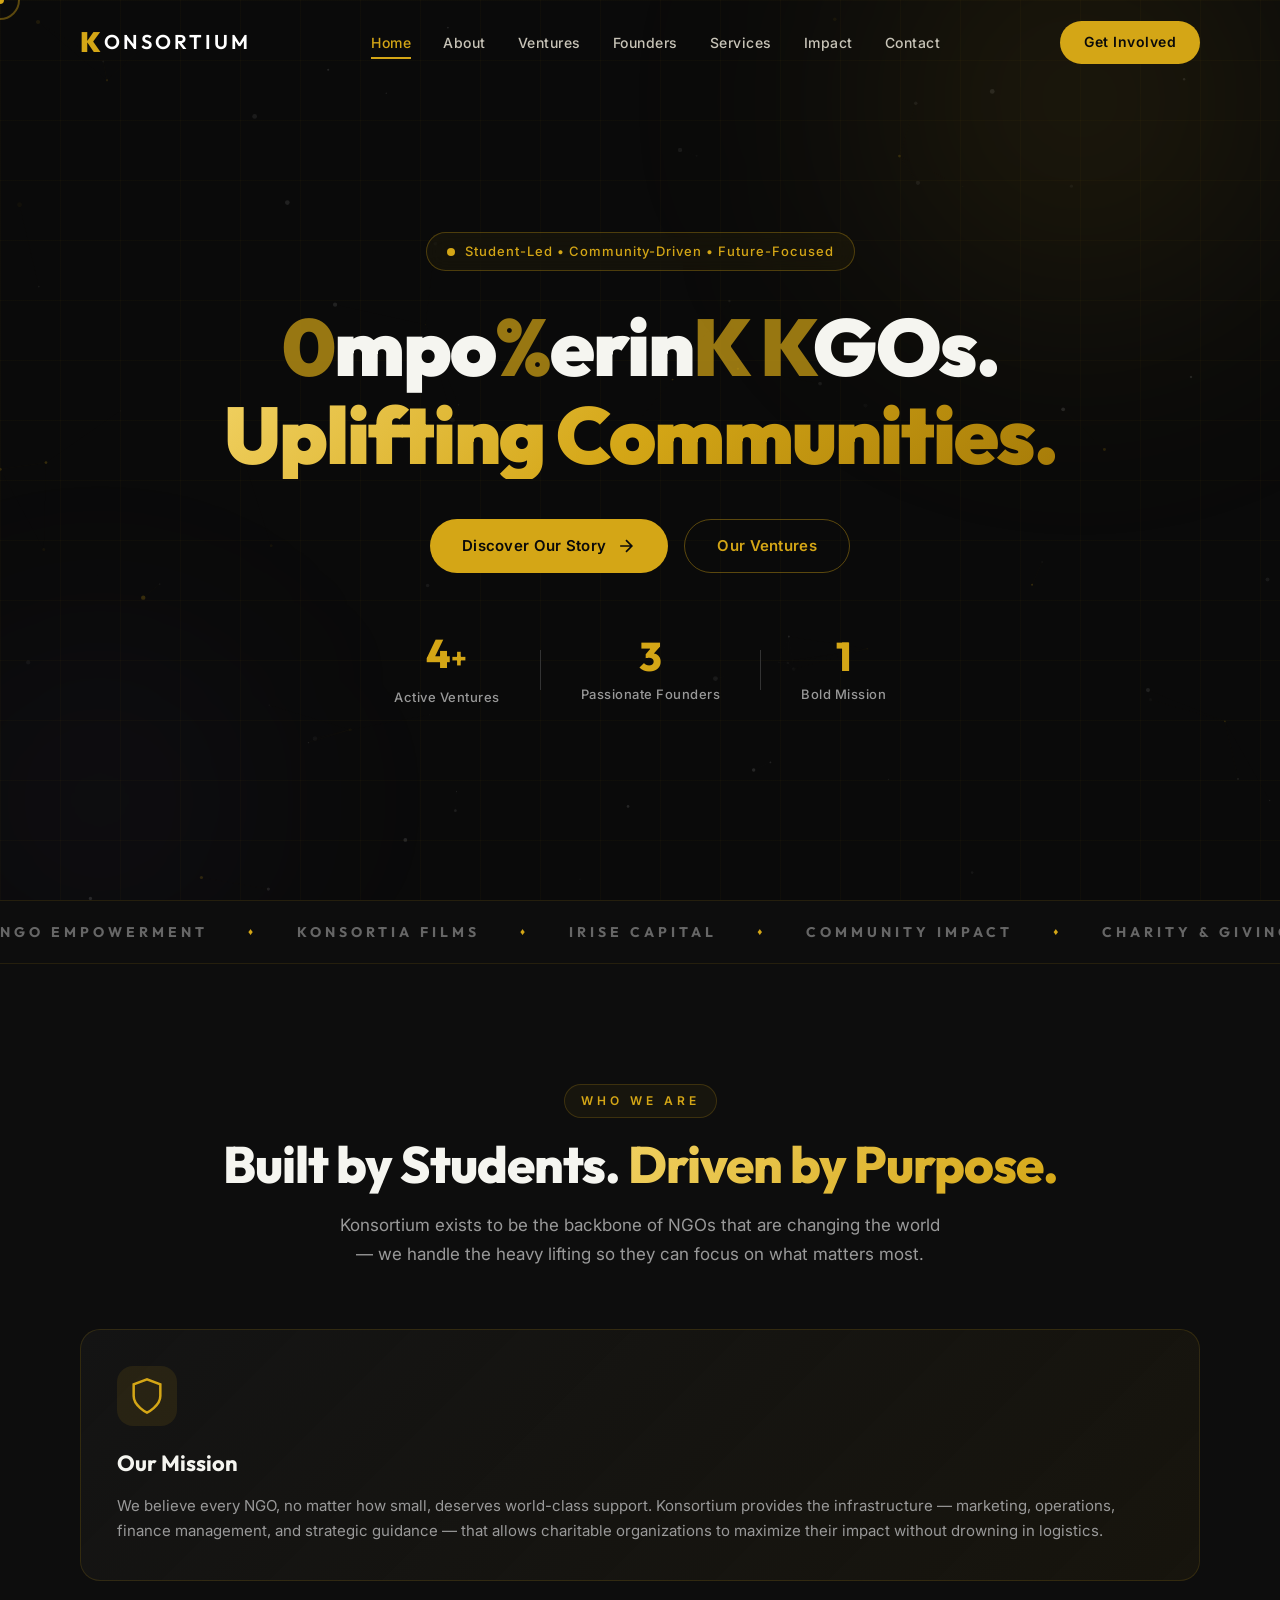
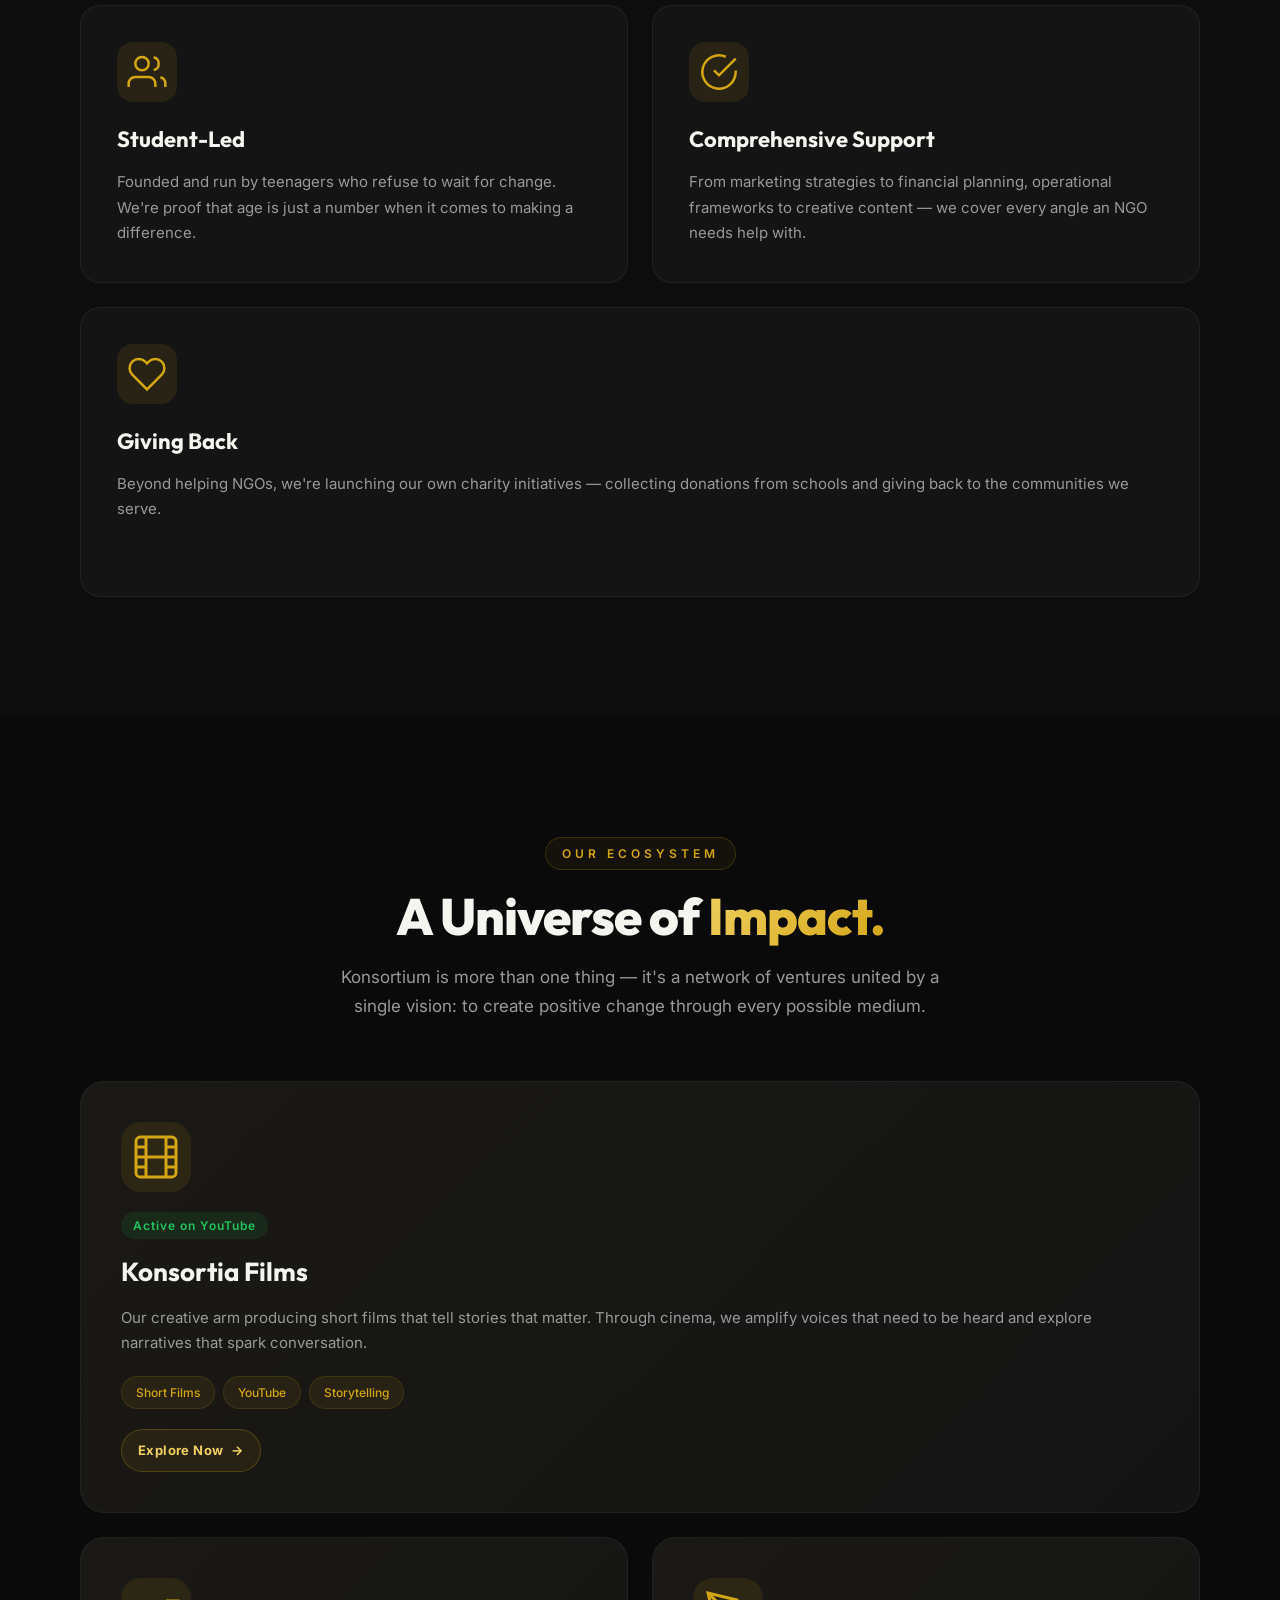
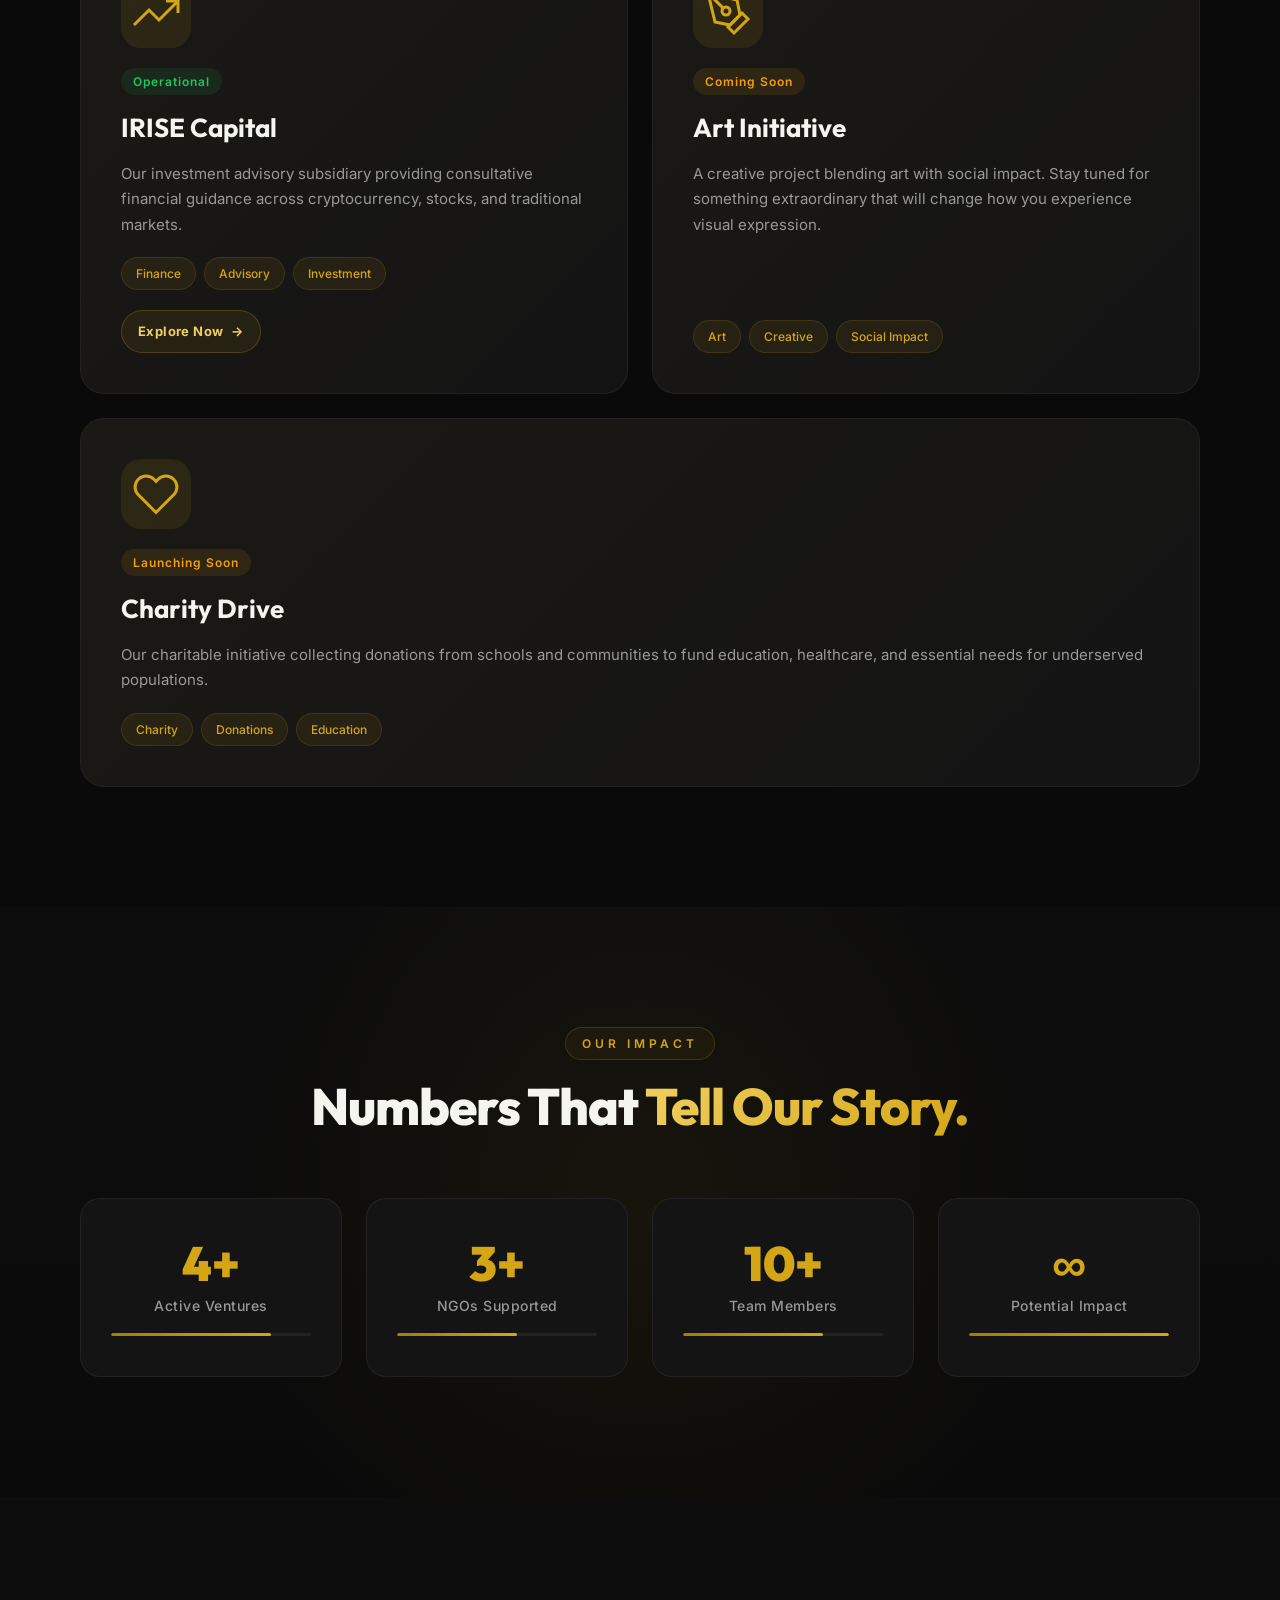
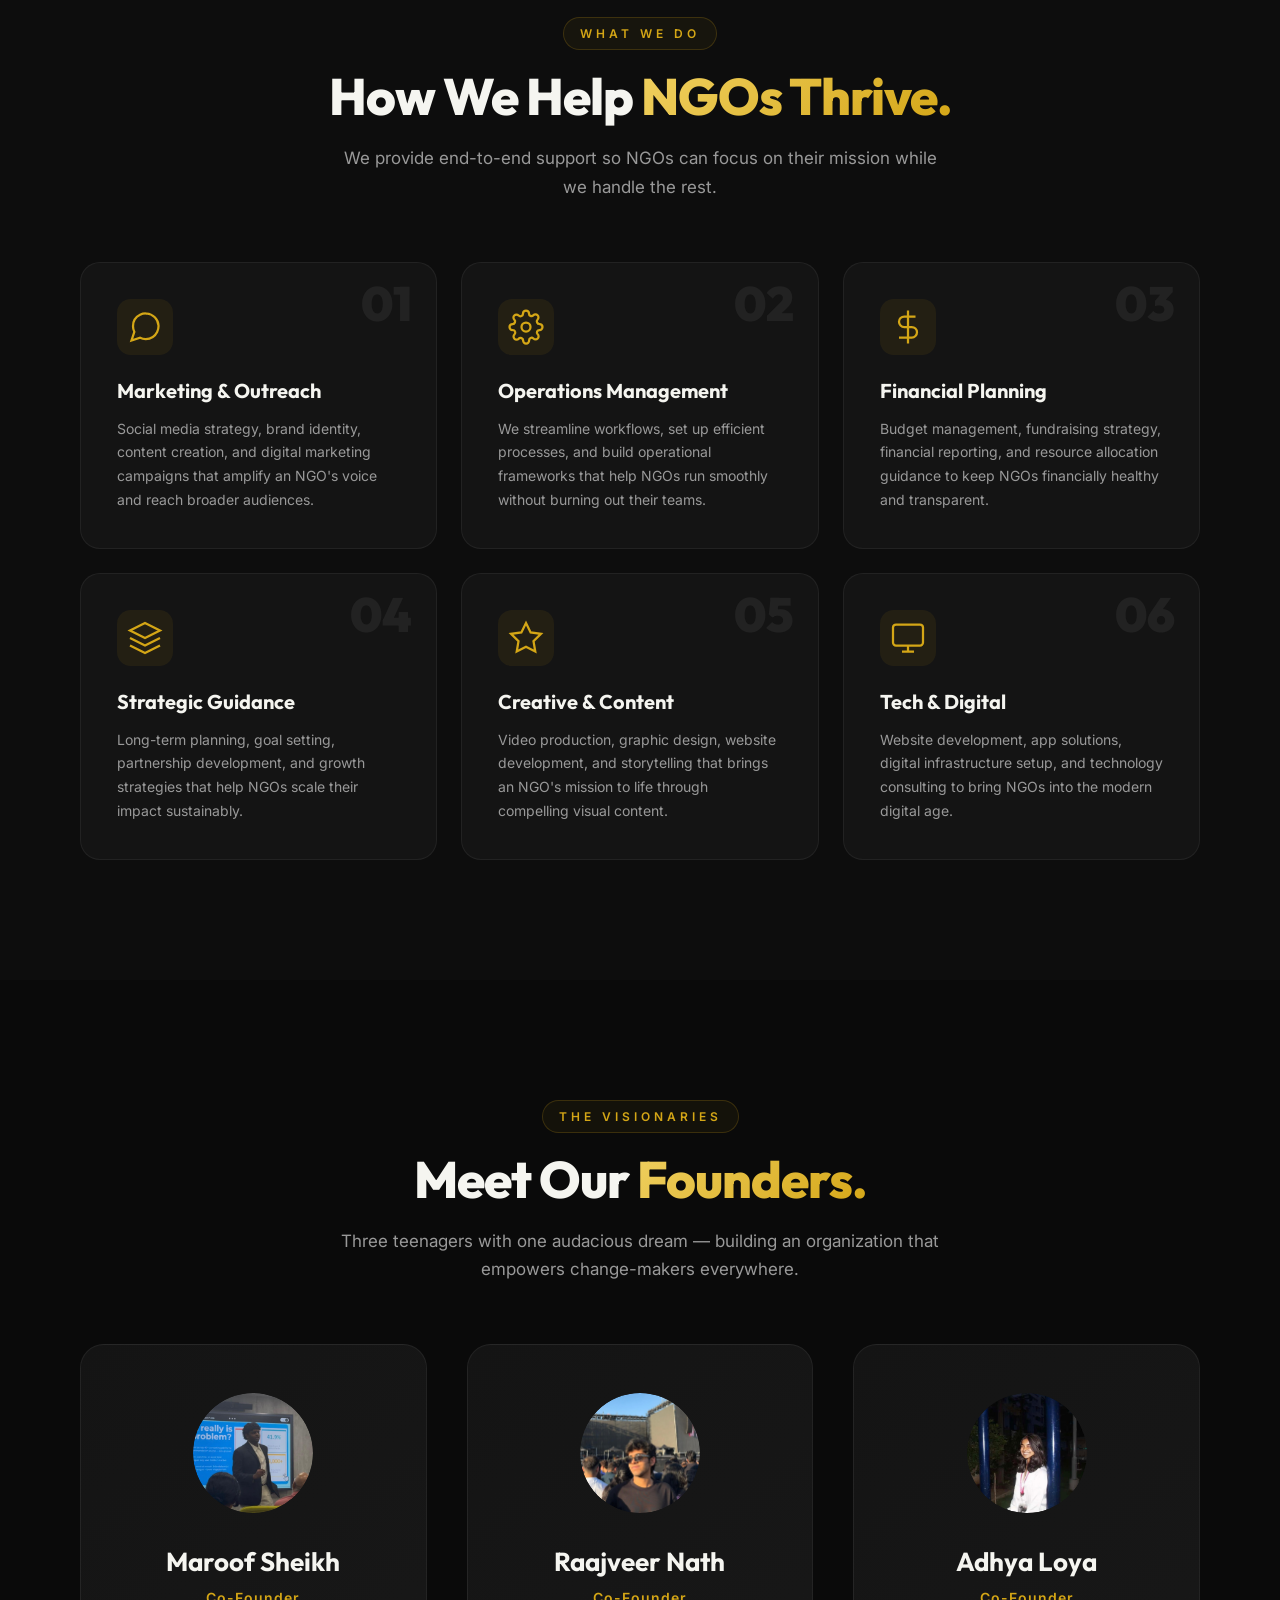
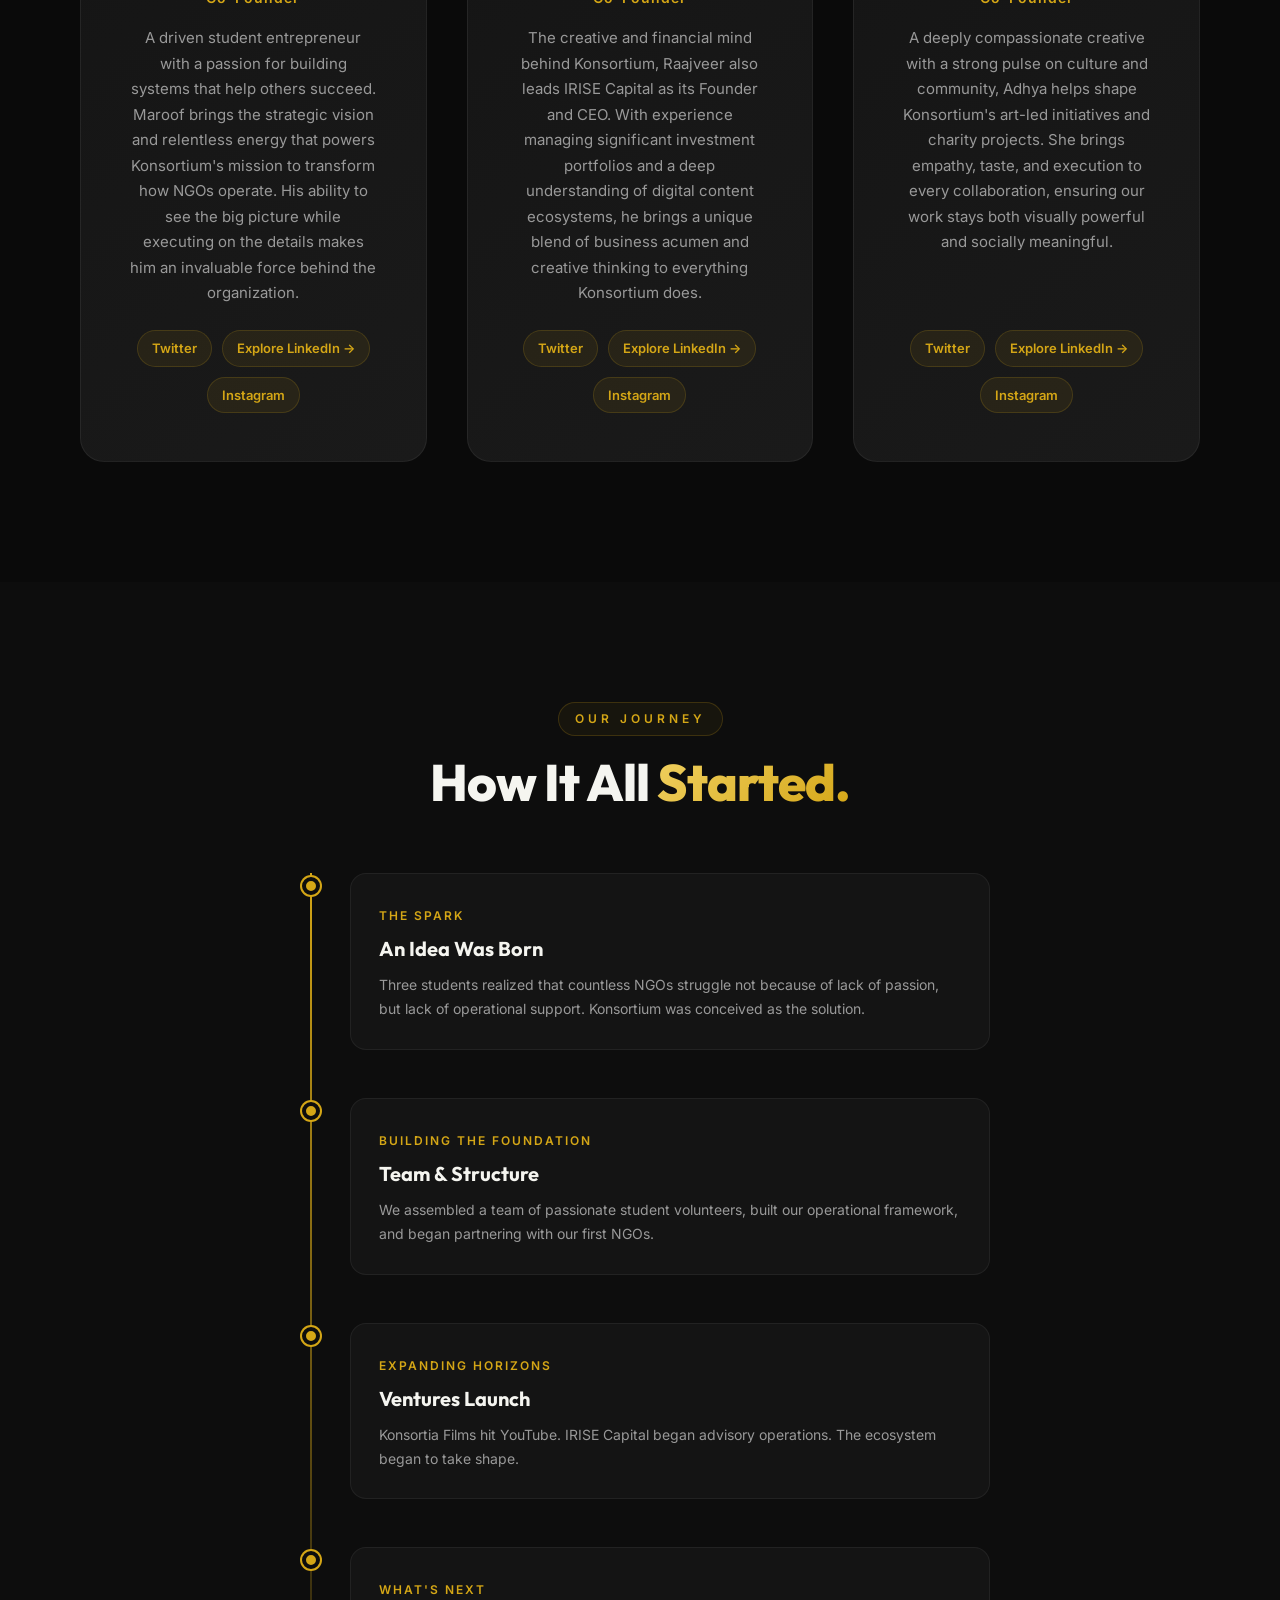
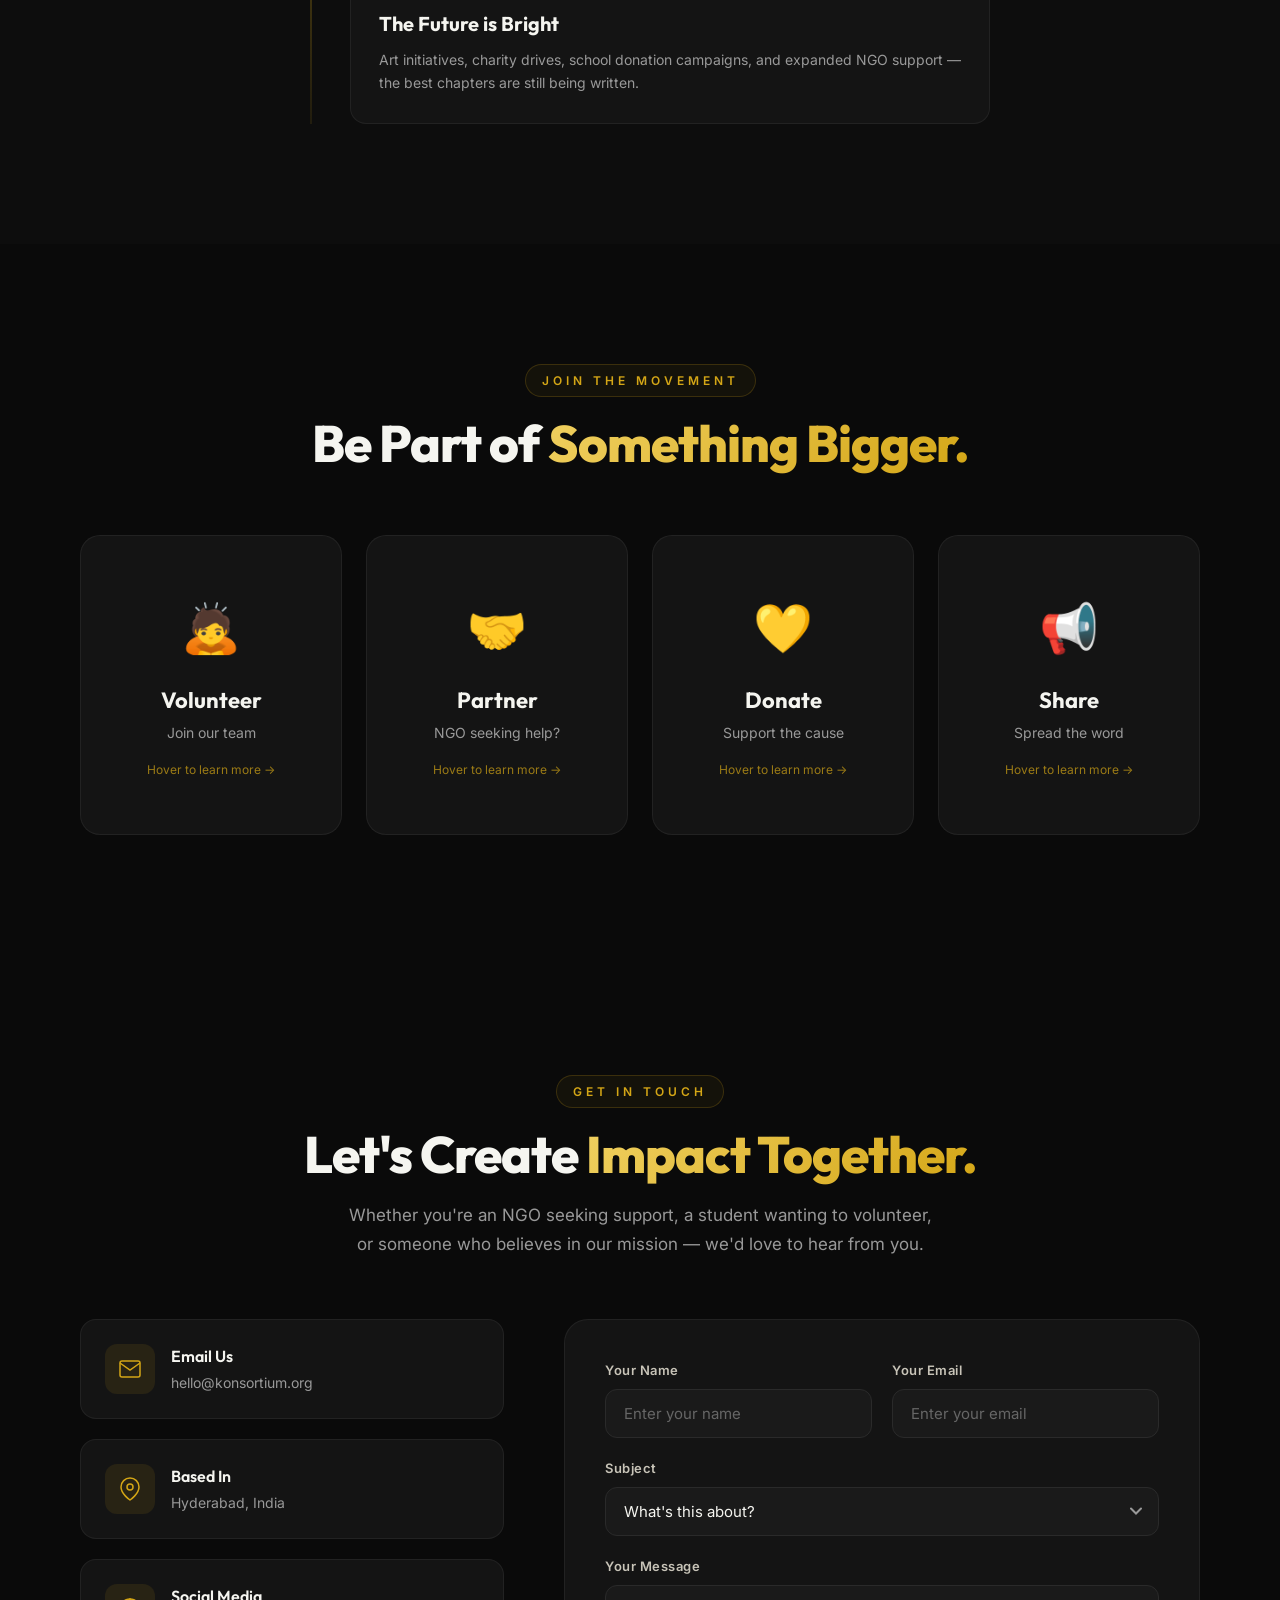
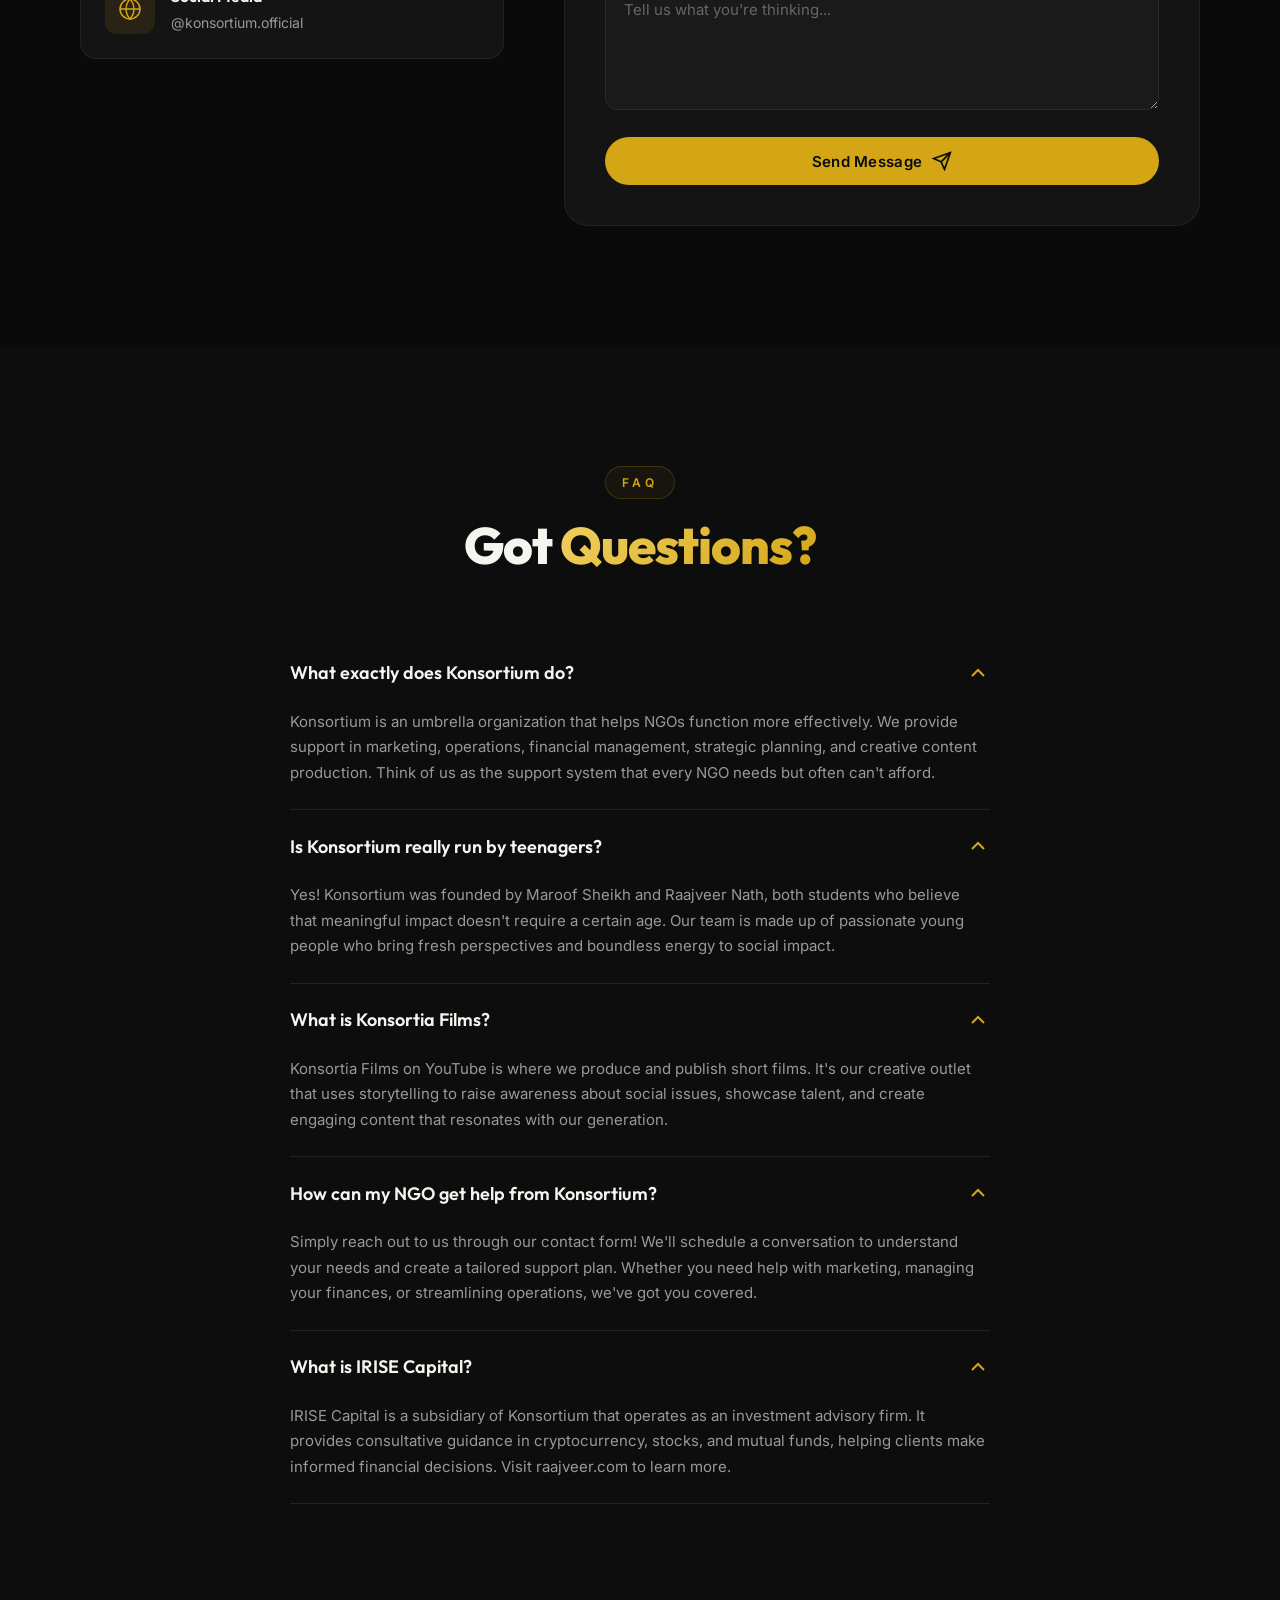
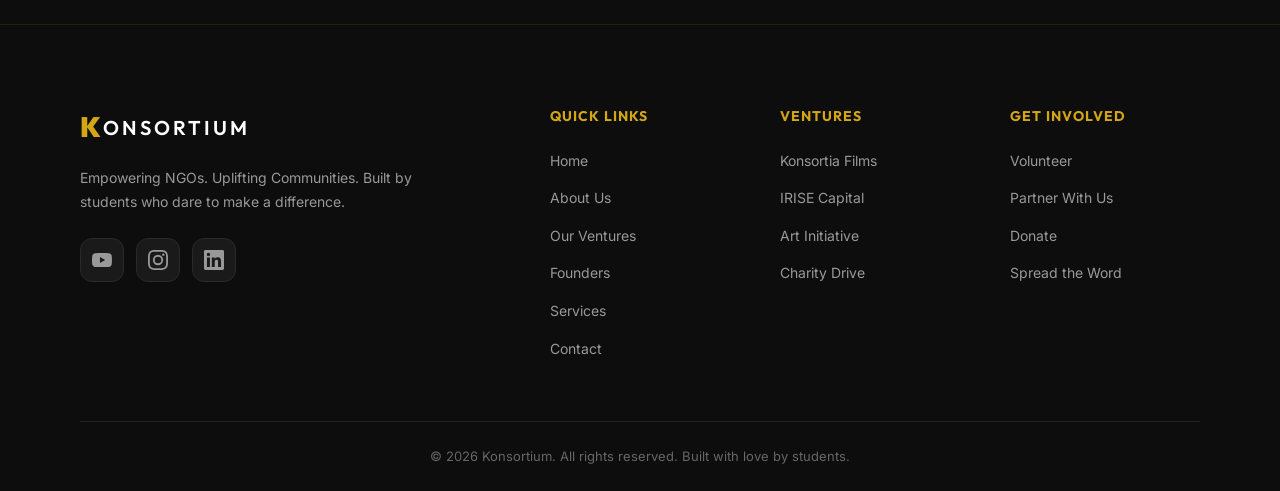
<file: index.html>
﻿<!DOCTYPE html>
<html lang="en">
<head>
    <meta charset="UTF-8">
    <meta name="viewport" content="width=device-width, initial-scale=1.0">
    <title>Konsortium | Empowering NGOs, Uplifting Communities</title>
    <meta name="description" content="Konsortium is a student-led charitable organization that empowers NGOs with marketing, operations, finance, and strategic support. Together, we uplift communities.">
    <meta name="keywords" content="Konsortium, NGO support, charitable organization, community empowerment, student-led">
    <meta property="og:title" content="Konsortium | Empowering NGOs, Uplifting Communities">
    <meta property="og:description" content="A student-led organization helping NGOs thrive through streamlined operations, marketing, and financial support.">
    <meta property="og:type" content="website">
    <link rel="preconnect" href="https://fonts.googleapis.com">
    <link rel="preconnect" href="https://fonts.gstatic.com" crossorigin>
    <link href="https://fonts.googleapis.com/css2?family=Outfit:wght@300;400;500;600;700;800;900&family=Inter:wght@300;400;500;600;700&display=swap" rel="stylesheet">
    <link rel="stylesheet" href="styles.css">
</head>
<body>
    <!-- Custom Cursor -->
    <div class="cursor-dot" id="cursorDot"></div>
    <div class="cursor-outline" id="cursorOutline"></div>

    <!-- Preloader -->
    <div class="preloader" id="preloader">
        <div class="preloader-inner">
            <div class="preloader-logo">K</div>
            <div class="preloader-text">KONSORTIUM</div>
            <div class="preloader-bar">
                <div class="preloader-bar-fill"></div>
            </div>
        </div>
    </div>

    <!-- Floating Particles Background -->
    <canvas id="particleCanvas"></canvas>

    <!-- Navigation -->
    <nav class="navbar" id="navbar">
        <div class="nav-container">
            <a href="#home" class="nav-logo" id="navLogo">
                <span class="logo-k">K</span>
                <span class="logo-text">ONSORTIUM</span>
            </a>
            <ul class="nav-links" id="navLinks">
                <li><a href="#home" class="nav-link active">Home</a></li>
                <li><a href="#about" class="nav-link">About</a></li>
                <li><a href="#ventures" class="nav-link">Ventures</a></li>
                <li><a href="#founders" class="nav-link">Founders</a></li>
                <li><a href="#services" class="nav-link">Services</a></li>
                <li><a href="#impact" class="nav-link">Impact</a></li>
                <li><a href="#contact" class="nav-link">Contact</a></li>
            </ul>
            <a href="#contact" class="nav-cta" id="navCta">Get Involved</a>
            <button class="hamburger" id="hamburger" aria-label="Toggle menu">
                <span></span>
                <span></span>
                <span></span>
            </button>
        </div>
    </nav>

    <!-- Mobile Menu -->
    <div class="mobile-menu" id="mobileMenu">
        <ul class="mobile-nav-links">
            <li><a href="#home" class="mobile-nav-link">Home</a></li>
            <li><a href="#about" class="mobile-nav-link">About</a></li>
            <li><a href="#ventures" class="mobile-nav-link">Ventures</a></li>
            <li><a href="#founders" class="mobile-nav-link">Founders</a></li>
            <li><a href="#services" class="mobile-nav-link">Services</a></li>
            <li><a href="#impact" class="mobile-nav-link">Impact</a></li>
            <li><a href="#contact" class="mobile-nav-link">Contact</a></li>
        </ul>
        <a href="#contact" class="mobile-cta">Get Involved</a>
    </div>

    <main id="main-content">
        <!-- Hero Section -->
        <section class="hero" id="home">
            <div class="hero-bg-grid"></div>
            <div class="hero-glow hero-glow-1"></div>
            <div class="hero-glow hero-glow-2"></div>
            <div class="hero-content">
                <div class="hero-badge fade-in">
                    <span class="badge-dot"></span>
                    Student-Led &bull; Community-Driven &bull; Future-Focused
                </div>
                <h1 class="hero-title fade-in">
                    <span class="hero-title-line">Empowering NGOs.</span>
                    <span class="hero-title-line hero-title-gold">Uplifting Communities.</span>
                </h1>
                <p class="hero-subtitle fade-in">
                    We are Konsortium &mdash; a student-led charitable organization streamlining NGO operations, 
                    from marketing to finance, while giving back to the communities we serve.
                </p>
                <div class="hero-buttons fade-in">
                    <a href="#about" class="btn btn-primary">
                        <span>Discover Our Story</span>
                        <svg width="20" height="20" viewBox="0 0 24 24" fill="none" stroke="currentColor" stroke-width="2"><path d="M5 12h14M12 5l7 7-7 7"/></svg>
                    </a>
                    <a href="#ventures" class="btn btn-secondary">
                        <span>Our Ventures</span>
                    </a>
                </div>
                <div class="hero-stats fade-in">
                    <div class="hero-stat">
                        <span class="hero-stat-number" data-target="4">0</span><span class="hero-stat-plus">+</span>
                        <span class="hero-stat-label">Active Ventures</span>
                    </div>
                    <div class="hero-stat-divider"></div>
                    <div class="hero-stat">
                        <span class="hero-stat-number" data-target="3">0</span>
                        <span class="hero-stat-label">Passionate Founders</span>
                    </div>
                    <div class="hero-stat-divider"></div>
                    <div class="hero-stat">
                        <span class="hero-stat-number" data-target="1">0</span>
                        <span class="hero-stat-label">Bold Mission</span>
                    </div>
                </div>
            </div>

        </section>

        <!-- Marquee Section -->
        <section class="marquee-section">
            <div class="marquee-track">
                <div class="marquee-content">
                    <span>NGO EMPOWERMENT</span>
                    <span class="marquee-dot">&diams;</span>
                    <span>KONSORTIA FILMS</span>
                    <span class="marquee-dot">&diams;</span>
                    <span>IRISE CAPITAL</span>
                    <span class="marquee-dot">&diams;</span>
                    <span>COMMUNITY IMPACT</span>
                    <span class="marquee-dot">&diams;</span>
                    <span>CHARITY & GIVING</span>
                    <span class="marquee-dot">&diams;</span>
                    <span>CREATIVE ARTS</span>
                    <span class="marquee-dot">&diams;</span>
                    <span>STUDENT LED</span>
                    <span class="marquee-dot">&diams;</span>
                    <span>NGO EMPOWERMENT</span>
                    <span class="marquee-dot">&diams;</span>
                    <span>KONSORTIA FILMS</span>
                    <span class="marquee-dot">&diams;</span>
                    <span>IRISE CAPITAL</span>
                    <span class="marquee-dot">&diams;</span>
                    <span>COMMUNITY IMPACT</span>
                    <span class="marquee-dot">&diams;</span>
                    <span>CHARITY & GIVING</span>
                    <span class="marquee-dot">&diams;</span>
                    <span>CREATIVE ARTS</span>
                    <span class="marquee-dot">&diams;</span>
                    <span>STUDENT LED</span>
                    <span class="marquee-dot">&diams;</span>
                </div>
            </div>
        </section>

        <!-- About Section -->
        <section class="section about-section" id="about">
            <div class="section-container">
                <div class="section-header reveal">
                    <span class="section-tag">WHO WE ARE</span>
                    <h2 class="section-title">Built by Students. <span class="text-gold">Driven by Purpose.</span></h2>
                    <p class="section-subtitle">Konsortium exists to be the backbone of NGOs that are changing the world &mdash; we handle the heavy lifting so they can focus on what matters most.</p>
                </div>
                <div class="about-grid">
                    <div class="about-card about-card-main reveal">
                        <div class="about-card-icon">
                            <svg width="40" height="40" viewBox="0 0 24 24" fill="none" stroke="currentColor" stroke-width="1.5"><path d="M12 22s8-4 8-10V5l-8-3-8 3v7c0 6 8 10 8 10z"/></svg>
                        </div>
                        <h3>Our Mission</h3>
                        <p>We believe every NGO, no matter how small, deserves world-class support. Konsortium provides the infrastructure &mdash; marketing, operations, finance management, and strategic guidance &mdash; that allows charitable organizations to maximize their impact without drowning in logistics.</p>
                    </div>
                    <div class="about-card reveal" style="animation-delay: 0.1s">
                        <div class="about-card-icon">
                            <svg width="40" height="40" viewBox="0 0 24 24" fill="none" stroke="currentColor" stroke-width="1.5"><path d="M17 21v-2a4 4 0 0 0-4-4H5a4 4 0 0 0-4 4v2"/><circle cx="9" cy="7" r="4"/><path d="M23 21v-2a4 4 0 0 0-3-3.87"/><path d="M16 3.13a4 4 0 0 1 0 7.75"/></svg>
                        </div>
                        <h3>Student-Led</h3>
                        <p>Founded and run by teenagers who refuse to wait for change. We're proof that age is just a number when it comes to making a difference.</p>
                    </div>
                    <div class="about-card reveal" style="animation-delay: 0.2s">
                        <div class="about-card-icon">
                            <svg width="40" height="40" viewBox="0 0 24 24" fill="none" stroke="currentColor" stroke-width="1.5"><path d="M22 11.08V12a10 10 0 1 1-5.93-9.14"/><polyline points="22 4 12 14.01 9 11.01"/></svg>
                        </div>
                        <h3>Comprehensive Support</h3>
                        <p>From marketing strategies to financial planning, operational frameworks to creative content &mdash; we cover every angle an NGO needs help with.</p>
                    </div>
                    <div class="about-card about-card-full reveal" style="animation-delay: 0.3s">
                        <div class="about-card-icon">
                            <svg width="40" height="40" viewBox="0 0 24 24" fill="none" stroke="currentColor" stroke-width="1.5"><path d="M20.84 4.61a5.5 5.5 0 0 0-7.78 0L12 5.67l-1.06-1.06a5.5 5.5 0 0 0-7.78 7.78l1.06 1.06L12 21.23l7.78-7.78 1.06-1.06a5.5 5.5 0 0 0 0-7.78z"/></svg>
                        </div>
                        <h3>Giving Back</h3>
                        <p>Beyond helping NGOs, we're launching our own charity initiatives &mdash; collecting donations from schools and giving back to the communities we serve.</p>
                    </div>
                </div>
            </div>
        </section>

        <!-- Ventures Section -->
        <section class="section ventures-section" id="ventures">
            <div class="section-container">
                <div class="section-header reveal">
                    <span class="section-tag">OUR ECOSYSTEM</span>
                    <h2 class="section-title">A Universe of <span class="text-gold">Impact.</span></h2>
                    <p class="section-subtitle">Konsortium is more than one thing &mdash; it's a network of ventures united by a single vision: to create positive change through every possible medium.</p>
                </div>
                <div class="ventures-grid">
                    <div class="venture-card venture-card-large reveal" id="ventureFilms">
                        <div class="venture-card-bg"></div>
                        <div class="venture-card-content">
                            <div class="venture-icon">
                                <svg width="48" height="48" viewBox="0 0 24 24" fill="none" stroke="currentColor" stroke-width="1.5"><rect x="2" y="2" width="20" height="20" rx="2.18" ry="2.18"/><line x1="7" y1="2" x2="7" y2="22"/><line x1="17" y1="2" x2="17" y2="22"/><line x1="2" y1="12" x2="22" y2="12"/><line x1="2" y1="7" x2="7" y2="7"/><line x1="2" y1="17" x2="7" y2="17"/><line x1="17" y1="7" x2="22" y2="7"/><line x1="17" y1="17" x2="22" y2="17"/></svg>
                            </div>
                            <span class="venture-status">Active on YouTube</span>
                            <h3><a href="https://www.youtube.com/@konsortiafilms" target="_blank" rel="noopener noreferrer">Konsortia Films</a></h3>
                            <p>Our creative arm producing short films that tell stories that matter. Through cinema, we amplify voices that need to be heard and explore narratives that spark conversation.</p>
                            <div class="venture-tags">
                                <span>Short Films</span>
                                <a href="https://www.youtube.com/@konsortiafilms" target="_blank" rel="noopener noreferrer">YouTube</a>
                                <span>Storytelling</span>
                            </div>
                            <a href="https://www.youtube.com/@konsortiafilms" target="_blank" rel="noopener noreferrer" class="venture-explore-link">
                                <span>Explore Now</span>
                                <span aria-hidden="true">&rarr;</span>
                            </a>
                        </div>
                    </div>
                    <div class="venture-card reveal" id="ventureIrise" style="animation-delay: 0.15s">
                        <div class="venture-card-bg"></div>
                        <div class="venture-card-content">
                            <div class="venture-icon">
                                <svg width="48" height="48" viewBox="0 0 24 24" fill="none" stroke="currentColor" stroke-width="1.5"><polyline points="23 6 13.5 15.5 8.5 10.5 1 18"/><polyline points="17 6 23 6 23 12"/></svg>
                            </div>
                            <span class="venture-status">Operational</span>
                            <h3><a href="https://raajveer.com/" target="_blank" rel="noopener noreferrer">IRISE Capital</a></h3>
                            <p>Our investment advisory subsidiary providing consultative financial guidance across cryptocurrency, stocks, and traditional markets.</p>
                            <div class="venture-tags">
                                <span>Finance</span>
                                <a href="https://raajveer.com/" target="_blank" rel="noopener noreferrer">Advisory</a>
                                <span>Investment</span>
                            </div>
                            <a href="https://raajveer.com/" target="_blank" rel="noopener noreferrer" class="venture-explore-link">
                                <span>Explore Now</span>
                                <span aria-hidden="true">&rarr;</span>
                            </a>
                        </div>
                    </div>
                    <div class="venture-card reveal" id="ventureArt" style="animation-delay: 0.25s">
                        <div class="venture-card-bg"></div>
                        <div class="venture-card-content">
                            <div class="venture-icon">
                                <svg width="48" height="48" viewBox="0 0 24 24" fill="none" stroke="currentColor" stroke-width="1.5"><path d="M12 19l7-7 3 3-7 7-3-3z"/><path d="M18 13l-1.5-7.5L2 2l3.5 14.5L13 18l5-5z"/><path d="M2 2l7.586 7.586"/><circle cx="11" cy="11" r="2"/></svg>
                            </div>
                            <span class="venture-status venture-status-soon">Coming Soon</span>
                            <h3>Art Initiative</h3>
                            <p>A creative project blending art with social impact. Stay tuned for something extraordinary that will change how you experience visual expression.</p>
                            <div class="venture-tags">
                                <span>Art</span>
                                <span>Creative</span>
                                <span>Social Impact</span>
                            </div>
                        </div>
                    </div>
                    <div class="venture-card venture-card-large reveal" id="ventureCharity" style="animation-delay: 0.35s">
                        <div class="venture-card-bg"></div>
                        <div class="venture-card-content">
                            <div class="venture-icon">
                                <svg width="48" height="48" viewBox="0 0 24 24" fill="none" stroke="currentColor" stroke-width="1.5"><path d="M20.84 4.61a5.5 5.5 0 0 0-7.78 0L12 5.67l-1.06-1.06a5.5 5.5 0 0 0-7.78 7.78l1.06 1.06L12 21.23l7.78-7.78 1.06-1.06a5.5 5.5 0 0 0 0-7.78z"/></svg>
                            </div>
                            <span class="venture-status venture-status-soon">Launching Soon</span>
                            <h3>Charity Drive</h3>
                            <p>Our charitable initiative collecting donations from schools and communities to fund education, healthcare, and essential needs for underserved populations.</p>
                            <div class="venture-tags">
                                <span>Charity</span>
                                <span>Donations</span>
                                <span>Education</span>
                            </div>
                        </div>
                    </div>
                </div>
            </div>
        </section>

        <!-- Impact Numbers Section -->
        <section class="section impact-section" id="impact">
            <div class="impact-bg"></div>
            <div class="section-container">
                <div class="section-header reveal">
                    <span class="section-tag">OUR IMPACT</span>
                    <h2 class="section-title">Numbers That <span class="text-gold">Tell Our Story.</span></h2>
                </div>
                <div class="impact-grid">
                    <div class="impact-card reveal">
                        <div class="impact-number"><span class="counter" data-target="4">0</span>+</div>
                        <div class="impact-label">Active Ventures</div>
                        <div class="impact-bar"><div class="impact-bar-fill" style="width: 80%"></div></div>
                    </div>
                    <div class="impact-card reveal" style="animation-delay: 0.1s">
                        <div class="impact-number"><span class="counter" data-target="3">0</span>+</div>
                        <div class="impact-label">NGOs Supported</div>
                        <div class="impact-bar"><div class="impact-bar-fill" style="width: 60%"></div></div>
                    </div>
                    <div class="impact-card reveal" style="animation-delay: 0.2s">
                        <div class="impact-number"><span class="counter" data-target="10">0</span>+</div>
                        <div class="impact-label">Team Members</div>
                        <div class="impact-bar"><div class="impact-bar-fill" style="width: 70%"></div></div>
                    </div>
                    <div class="impact-card reveal" style="animation-delay: 0.3s">
                        <div class="impact-number">&infin;</div>
                        <div class="impact-label">Potential Impact</div>
                        <div class="impact-bar"><div class="impact-bar-fill" style="width: 100%"></div></div>
                    </div>
                </div>
            </div>
        </section>

        <!-- Services Section -->
        <section class="section services-section" id="services">
            <div class="section-container">
                <div class="section-header reveal">
                    <span class="section-tag">WHAT WE DO</span>
                    <h2 class="section-title">How We Help <span class="text-gold">NGOs Thrive.</span></h2>
                    <p class="section-subtitle">We provide end-to-end support so NGOs can focus on their mission while we handle the rest.</p>
                </div>
                <div class="services-grid">
                    <div class="service-card reveal" id="serviceMarketing">
                        <div class="service-number">01</div>
                        <div class="service-icon">
                            <svg width="36" height="36" viewBox="0 0 24 24" fill="none" stroke="currentColor" stroke-width="1.5"><path d="M21 11.5a8.38 8.38 0 0 1-.9 3.8 8.5 8.5 0 0 1-7.6 4.7 8.38 8.38 0 0 1-3.8-.9L3 21l1.9-5.7a8.38 8.38 0 0 1-.9-3.8 8.5 8.5 0 0 1 4.7-7.6 8.38 8.38 0 0 1 3.8-.9h.5a8.48 8.48 0 0 1 8 8v.5z"/></svg>
                        </div>
                        <h3>Marketing & Outreach</h3>
                        <p>Social media strategy, brand identity, content creation, and digital marketing campaigns that amplify an NGO's voice and reach broader audiences.</p>
                    </div>
                    <div class="service-card reveal" style="animation-delay: 0.1s" id="serviceOps">
                        <div class="service-number">02</div>
                        <div class="service-icon">
                            <svg width="36" height="36" viewBox="0 0 24 24" fill="none" stroke="currentColor" stroke-width="1.5"><circle cx="12" cy="12" r="3"/><path d="M19.4 15a1.65 1.65 0 0 0 .33 1.82l.06.06a2 2 0 0 1 0 2.83 2 2 0 0 1-2.83 0l-.06-.06a1.65 1.65 0 0 0-1.82-.33 1.65 1.65 0 0 0-1 1.51V21a2 2 0 0 1-2 2 2 2 0 0 1-2-2v-.09A1.65 1.65 0 0 0 9 19.4a1.65 1.65 0 0 0-1.82.33l-.06.06a2 2 0 0 1-2.83 0 2 2 0 0 1 0-2.83l.06-.06A1.65 1.65 0 0 0 4.68 15a1.65 1.65 0 0 0-1.51-1H3a2 2 0 0 1-2-2 2 2 0 0 1 2-2h.09A1.65 1.65 0 0 0 4.6 9a1.65 1.65 0 0 0-.33-1.82l-.06-.06a2 2 0 0 1 0-2.83 2 2 0 0 1 2.83 0l.06.06A1.65 1.65 0 0 0 9 4.68a1.65 1.65 0 0 0 1-1.51V3a2 2 0 0 1 2-2 2 2 0 0 1 2 2v.09a1.65 1.65 0 0 0 1 1.51 1.65 1.65 0 0 0 1.82-.33l.06-.06a2 2 0 0 1 2.83 0 2 2 0 0 1 0 2.83l-.06.06A1.65 1.65 0 0 0 19.4 9a1.65 1.65 0 0 0 1.51 1H21a2 2 0 0 1 2 2 2 2 0 0 1-2 2h-.09a1.65 1.65 0 0 0-1.51 1z"/></svg>
                        </div>
                        <h3>Operations Management</h3>
                        <p>We streamline workflows, set up efficient processes, and build operational frameworks that help NGOs run smoothly without burning out their teams.</p>
                    </div>
                    <div class="service-card reveal" style="animation-delay: 0.2s" id="serviceFinance">
                        <div class="service-number">03</div>
                        <div class="service-icon">
                            <svg width="36" height="36" viewBox="0 0 24 24" fill="none" stroke="currentColor" stroke-width="1.5"><line x1="12" y1="1" x2="12" y2="23"/><path d="M17 5H9.5a3.5 3.5 0 0 0 0 7h5a3.5 3.5 0 0 1 0 7H6"/></svg>
                        </div>
                        <h3>Financial Planning</h3>
                        <p>Budget management, fundraising strategy, financial reporting, and resource allocation guidance to keep NGOs financially healthy and transparent.</p>
                    </div>
                    <div class="service-card reveal" style="animation-delay: 0.3s" id="serviceStrategy">
                        <div class="service-number">04</div>
                        <div class="service-icon">
                            <svg width="36" height="36" viewBox="0 0 24 24" fill="none" stroke="currentColor" stroke-width="1.5"><polygon points="12 2 2 7 12 12 22 7 12 2"/><polyline points="2 17 12 22 22 17"/><polyline points="2 12 12 17 22 12"/></svg>
                        </div>
                        <h3>Strategic Guidance</h3>
                        <p>Long-term planning, goal setting, partnership development, and growth strategies that help NGOs scale their impact sustainably.</p>
                    </div>
                    <div class="service-card reveal" style="animation-delay: 0.4s" id="serviceCreative">
                        <div class="service-number">05</div>
                        <div class="service-icon">
                            <svg width="36" height="36" viewBox="0 0 24 24" fill="none" stroke="currentColor" stroke-width="1.5"><polygon points="12 2 15.09 8.26 22 9.27 17 14.14 18.18 21.02 12 17.77 5.82 21.02 7 14.14 2 9.27 8.91 8.26 12 2"/></svg>
                        </div>
                        <h3>Creative & Content</h3>
                        <p>Video production, graphic design, website development, and storytelling that brings an NGO's mission to life through compelling visual content.</p>
                    </div>
                    <div class="service-card reveal" style="animation-delay: 0.5s" id="serviceTech">
                        <div class="service-number">06</div>
                        <div class="service-icon">
                            <svg width="36" height="36" viewBox="0 0 24 24" fill="none" stroke="currentColor" stroke-width="1.5"><rect x="2" y="3" width="20" height="14" rx="2" ry="2"/><line x1="8" y1="21" x2="16" y2="21"/><line x1="12" y1="17" x2="12" y2="21"/></svg>
                        </div>
                        <h3>Tech & Digital</h3>
                        <p>Website development, app solutions, digital infrastructure setup, and technology consulting to bring NGOs into the modern digital age.</p>
                    </div>
                </div>
            </div>
        </section>

                <!-- Founders Section -->
        <section class="section founders-section" id="founders">
            <div class="section-container">
                <div class="section-header reveal">
                    <span class="section-tag">THE VISIONARIES</span>
                    <h2 class="section-title">Meet Our <span class="text-gold">Founders.</span></h2>
                    <p class="section-subtitle">Three teenagers with one audacious dream — building an organization that empowers change-makers everywhere.</p>
                </div>
                <div class="founders-grid">
                    <div class="founder-card reveal" id="founderMaroof">
                        <div class="founder-avatar">
                            <img src="maroof.jpg" alt="Maroof Sheikh - Co-Founder of Konsortium" class="founder-avatar-img">
                            <div class="founder-avatar-ring"></div>
                        </div>
                        <div class="founder-info">
                            <h3>Maroof Sheikh</h3>
                            <span class="founder-role">Co-Founder</span>
                            <p class="founder-bio">A driven student entrepreneur with a passion for building systems that help others succeed. Maroof brings the strategic vision and relentless energy that powers Konsortium's mission to transform how NGOs operate. His ability to see the big picture while executing on the details makes him an invaluable force behind the organization.</p>
                            <div class="founder-socials">
                                <a href="#" class="founder-social-link" id="maroofTwitter">Twitter</a>
                                <a href="https://www.linkedin.com/in/maroof-a-sheikh-118a27365" target="_blank" rel="noopener noreferrer" class="founder-social-link" id="maroofLinkedin">Explore LinkedIn &rarr;</a>
                                <a href="#" class="founder-social-link" id="maroofInstagram">Instagram</a>
                            </div>
                        </div>
                    </div>
                    <div class="founder-card reveal" style="animation-delay: 0.2s" id="founderRaajveer">
                        <div class="founder-avatar">
                            <img src="raajveer.jpg" alt="Raajveer Nath - Co-Founder of Konsortium" class="founder-avatar-img">
                            <div class="founder-avatar-ring"></div>
                        </div>
                        <div class="founder-info">
                            <h3>Raajveer Nath</h3>
                            <span class="founder-role">Co-Founder</span>
                            <p class="founder-bio">The creative and financial mind behind Konsortium, Raajveer also leads IRISE Capital as its Founder and CEO. With experience managing significant investment portfolios and a deep understanding of digital content ecosystems, he brings a unique blend of business acumen and creative thinking to everything Konsortium does.</p>
                            <div class="founder-socials">
                                <a href="#" class="founder-social-link" id="raajveerTwitter">Twitter</a>
                                <a href="https://www.linkedin.com/in/raajveernath" target="_blank" rel="noopener noreferrer" class="founder-social-link" id="raajveerLinkedin">Explore LinkedIn &rarr;</a>
                                <a href="#" class="founder-social-link" id="raajveerInstagram">Instagram</a>
                            </div>
                        </div>
                    </div>
                    <div class="founder-card reveal" style="animation-delay: 0.4s" id="founderAdhya">
                        <div class="founder-avatar">
                            <img src="adhya.jpg" alt="Adhya Loya - Co-Founder of Konsortium" class="founder-avatar-img">
                            <div class="founder-avatar-ring"></div>
                        </div>
                        <div class="founder-info">
                            <h3>Adhya Loya</h3>
                            <span class="founder-role">Co-Founder</span>
                            <p class="founder-bio">A deeply compassionate creative with a strong pulse on culture and community, Adhya helps shape Konsortium's art-led initiatives and charity projects. She brings empathy, taste, and execution to every collaboration, ensuring our work stays both visually powerful and socially meaningful.</p>
                            <div class="founder-socials">
                                <a href="#" class="founder-social-link" id="adhyaTwitter">Twitter</a>
                                <a href="#" class="founder-social-link" id="adhyaLinkedin">Explore LinkedIn &rarr;</a>
                                <a href="#" class="founder-social-link" id="adhyaInstagram">Instagram</a>
                            </div>
                        </div>
                    </div>
                </div>
            </div>
        </section>

        <!-- Interactive Timeline Section -->
        <section class="section timeline-section">
            <div class="section-container">
                <div class="section-header reveal">
                    <span class="section-tag">OUR JOURNEY</span>
                    <h2 class="section-title">How It All <span class="text-gold">Started.</span></h2>
                </div>
                <div class="timeline">
                    <div class="timeline-line"></div>
                    <div class="timeline-item reveal" style="animation-delay: 0s">
                        <div class="timeline-dot"></div>
                        <div class="timeline-content">
                            <span class="timeline-date">The Spark</span>
                            <h3>An Idea Was Born</h3>
                            <p>Three students realized that countless NGOs struggle not because of lack of passion, but lack of operational support. Konsortium was conceived as the solution.</p>
                        </div>
                    </div>
                    <div class="timeline-item reveal" style="animation-delay: 0.15s">
                        <div class="timeline-dot"></div>
                        <div class="timeline-content">
                            <span class="timeline-date">Building the Foundation</span>
                            <h3>Team & Structure</h3>
                            <p>We assembled a team of passionate student volunteers, built our operational framework, and began partnering with our first NGOs.</p>
                        </div>
                    </div>
                    <div class="timeline-item reveal" style="animation-delay: 0.3s">
                        <div class="timeline-dot"></div>
                        <div class="timeline-content">
                            <span class="timeline-date">Expanding Horizons</span>
                            <h3>Ventures Launch</h3>
                            <p>Konsortia Films hit YouTube. IRISE Capital began advisory operations. The ecosystem began to take shape.</p>
                        </div>
                    </div>
                    <div class="timeline-item reveal" style="animation-delay: 0.45s">
                        <div class="timeline-dot"></div>
                        <div class="timeline-content">
                            <span class="timeline-date">What's Next</span>
                            <h3>The Future is Bright</h3>
                            <p>Art initiatives, charity drives, school donation campaigns, and expanded NGO support &mdash; the best chapters are still being written.</p>
                        </div>
                    </div>
                </div>
            </div>
        </section>

        <!-- Fun Interactive Section -->
        <section class="section interactive-section">
            <div class="section-container">
                <div class="section-header reveal">
                    <span class="section-tag">JOIN THE MOVEMENT</span>
                    <h2 class="section-title">Be Part of <span class="text-gold">Something Bigger.</span></h2>
                </div>
                <div class="interactive-cards">
                    <div class="interactive-card reveal" id="interactiveVolunteer">
                        <div class="interactive-card-front">
                            <div class="interactive-emoji">&#128583;</div>
                            <h3>Volunteer</h3>
                            <p>Join our team</p>
                            <span class="flip-hint">Hover to learn more &rarr;</span>
                        </div>
                        <div class="interactive-card-back">
                            <h3>Volunteer With Us</h3>
                            <p>Whether you're a student passionate about social change, marketing, finance, or content creation &mdash; there's a place for you at Konsortium. No experience required, just passion.</p>
                        </div>
                    </div>
                    <div class="interactive-card reveal" style="animation-delay: 0.1s" id="interactivePartner">
                        <div class="interactive-card-front">
                            <div class="interactive-emoji">&#129309;</div>
                            <h3>Partner</h3>
                            <p>NGO seeking help?</p>
                            <span class="flip-hint">Hover to learn more &rarr;</span>
                        </div>
                        <div class="interactive-card-back">
                            <h3>Partner With Us</h3>
                            <p>If you run an NGO and need support with operations, marketing, or finances, we're here for you. Our services are designed specifically for charitable organizations looking to maximize their impact.</p>
                        </div>
                    </div>
                    <div class="interactive-card reveal" style="animation-delay: 0.2s" id="interactiveDonate">
                        <div class="interactive-card-front">
                            <div class="interactive-emoji">&#128155;</div>
                            <h3>Donate</h3>
                            <p>Support the cause</p>
                            <span class="flip-hint">Hover to learn more &rarr;</span>
                        </div>
                        <div class="interactive-card-back">
                            <h3>Support Our Mission</h3>
                            <p>Every contribution, no matter how small, helps us support more NGOs and expand our charitable initiatives. Your donation directly fuels community impact.</p>
                        </div>
                    </div>
                    <div class="interactive-card reveal" style="animation-delay: 0.3s" id="interactiveSpread">
                        <div class="interactive-card-front">
                            <div class="interactive-emoji">&#128226;</div>
                            <h3>Share</h3>
                            <p>Spread the word</p>
                            <span class="flip-hint">Hover to learn more &rarr;</span>
                        </div>
                        <div class="interactive-card-back">
                            <h3>Spread The Word</h3>
                            <p>Follow us on social media, share our content, and help us reach more NGOs that need support. Sometimes the biggest impact comes from simply telling others.</p>
                        </div>
                    </div>
                </div>
            </div>
        </section>


        <!-- Contact Section -->
        <section class="section contact-section" id="contact">
            <div class="section-container">
                <div class="section-header reveal">
                    <span class="section-tag">GET IN TOUCH</span>
                    <h2 class="section-title">Let's Create <span class="text-gold">Impact Together.</span></h2>
                    <p class="section-subtitle">Whether you're an NGO seeking support, a student wanting to volunteer, or someone who believes in our mission &mdash; we'd love to hear from you.</p>
                </div>
                <div class="contact-grid">
                    <div class="contact-info reveal">
                        <div class="contact-info-card">
                            <div class="contact-info-icon">
                                <svg width="24" height="24" viewBox="0 0 24 24" fill="none" stroke="currentColor" stroke-width="1.5"><path d="M4 4h16c1.1 0 2 .9 2 2v12c0 1.1-.9 2-2 2H4c-1.1 0-2-.9-2-2V6c0-1.1.9-2 2-2z"/><polyline points="22,6 12,13 2,6"/></svg>
                            </div>
                            <div>
                                <h4>Email Us</h4>
                                <p>hello@konsortium.org</p>
                            </div>
                        </div>
                        <div class="contact-info-card">
                            <div class="contact-info-icon">
                                <svg width="24" height="24" viewBox="0 0 24 24" fill="none" stroke="currentColor" stroke-width="1.5"><path d="M21 10c0 7-9 13-9 13s-9-6-9-13a9 9 0 0 1 18 0z"/><circle cx="12" cy="10" r="3"/></svg>
                            </div>
                            <div>
                                <h4>Based In</h4>
                                <p>Hyderabad, India</p>
                            </div>
                        </div>
                        <div class="contact-info-card">
                            <div class="contact-info-icon">
                                <svg width="24" height="24" viewBox="0 0 24 24" fill="none" stroke="currentColor" stroke-width="1.5"><circle cx="12" cy="12" r="10"/><line x1="2" y1="12" x2="22" y2="12"/><path d="M12 2a15.3 15.3 0 0 1 4 10 15.3 15.3 0 0 1-4 10 15.3 15.3 0 0 1-4-10 15.3 15.3 0 0 1 4-10z"/></svg>
                            </div>
                            <div>
                                <h4>Social Media</h4>
                                <p>@konsortium.official</p>
                            </div>
                        </div>
                    </div>
                    <form class="contact-form reveal" style="animation-delay: 0.2s" id="contactForm">
                        <div class="form-row">
                            <div class="form-group">
                                <label for="contactName">Your Name</label>
                                <input type="text" id="contactName" name="name" placeholder="Enter your name" required>
                            </div>
                            <div class="form-group">
                                <label for="contactEmail">Your Email</label>
                                <input type="email" id="contactEmail" name="email" placeholder="Enter your email" required>
                            </div>
                        </div>
                        <div class="form-group">
                            <label for="contactSubject">Subject</label>
                            <select id="contactSubject" name="subject" required>
                                <option value="" disabled selected>What's this about?</option>
                                <option value="ngo-support">NGO Support Request</option>
                                <option value="volunteer">I Want to Volunteer</option>
                                <option value="partnership">Partnership Inquiry</option>
                                <option value="donation">Donation Information</option>
                                <option value="general">General Inquiry</option>
                            </select>
                        </div>
                        <div class="form-group">
                            <label for="contactMessage">Your Message</label>
                            <textarea id="contactMessage" name="message" placeholder="Tell us what you're thinking..." rows="5" required></textarea>
                        </div>
                        <button type="submit" class="btn btn-primary btn-full" id="submitBtn">
                            <span>Send Message</span>
                            <svg width="20" height="20" viewBox="0 0 24 24" fill="none" stroke="currentColor" stroke-width="2"><line x1="22" y1="2" x2="11" y2="13"/><polygon points="22 2 15 22 11 13 2 9 22 2"/></svg>
                        </button>
                    </form>
                </div>
            </div>
        </section>

        <!-- FAQ Section -->
        <section class="section faq-section">
            <div class="section-container">
                <div class="section-header reveal">
                    <span class="section-tag">FAQ</span>
                    <h2 class="section-title">Got <span class="text-gold">Questions?</span></h2>
                </div>
                <div class="faq-list">
                    <div class="faq-item reveal" id="faq1">
                        <button class="faq-question" aria-expanded="false">
                            <span>What exactly does Konsortium do?</span>
                            <svg class="faq-chevron" width="24" height="24" viewBox="0 0 24 24" fill="none" stroke="currentColor" stroke-width="2"><polyline points="6 9 12 15 18 9"/></svg>
                        </button>
                        <div class="faq-answer">
                            <p>Konsortium is an umbrella organization that helps NGOs function more effectively. We provide support in marketing, operations, financial management, strategic planning, and creative content production. Think of us as the support system that every NGO needs but often can't afford.</p>
                        </div>
                    </div>
                    <div class="faq-item reveal" id="faq2">
                        <button class="faq-question" aria-expanded="false">
                            <span>Is Konsortium really run by teenagers?</span>
                            <svg class="faq-chevron" width="24" height="24" viewBox="0 0 24 24" fill="none" stroke="currentColor" stroke-width="2"><polyline points="6 9 12 15 18 9"/></svg>
                        </button>
                        <div class="faq-answer">
                            <p>Yes! Konsortium was founded by Maroof Sheikh and Raajveer Nath, both students who believe that meaningful impact doesn't require a certain age. Our team is made up of passionate young people who bring fresh perspectives and boundless energy to social impact.</p>
                        </div>
                    </div>
                    <div class="faq-item reveal" id="faq3">
                        <button class="faq-question" aria-expanded="false">
                            <span>What is Konsortia Films?</span>
                            <svg class="faq-chevron" width="24" height="24" viewBox="0 0 24 24" fill="none" stroke="currentColor" stroke-width="2"><polyline points="6 9 12 15 18 9"/></svg>
                        </button>
                        <div class="faq-answer">
                            <p>Konsortia Films on YouTube is where we produce and publish short films. It's our creative outlet that uses storytelling to raise awareness about social issues, showcase talent, and create engaging content that resonates with our generation.</p>
                        </div>
                    </div>
                    <div class="faq-item reveal" id="faq4">
                        <button class="faq-question" aria-expanded="false">
                            <span>How can my NGO get help from Konsortium?</span>
                            <svg class="faq-chevron" width="24" height="24" viewBox="0 0 24 24" fill="none" stroke="currentColor" stroke-width="2"><polyline points="6 9 12 15 18 9"/></svg>
                        </button>
                        <div class="faq-answer">
                            <p>Simply reach out to us through our contact form! We'll schedule a conversation to understand your needs and create a tailored support plan. Whether you need help with marketing, managing your finances, or streamlining operations, we've got you covered.</p>
                        </div>
                    </div>
                    <div class="faq-item reveal" id="faq5">
                        <button class="faq-question" aria-expanded="false">
                            <span>What is IRISE Capital?</span>
                            <svg class="faq-chevron" width="24" height="24" viewBox="0 0 24 24" fill="none" stroke="currentColor" stroke-width="2"><polyline points="6 9 12 15 18 9"/></svg>
                        </button>
                        <div class="faq-answer">
                            <p>IRISE Capital is a subsidiary of Konsortium that operates as an investment advisory firm. It provides consultative guidance in cryptocurrency, stocks, and mutual funds, helping clients make informed financial decisions. Visit raajveer.com to learn more.</p>
                        </div>
                    </div>
                </div>
            </div>
        </section>
    </main>

    <!-- Footer -->
    <footer class="footer">
        <div class="footer-container">
            <div class="footer-top">
                <div class="footer-brand">
                    <a href="#home" class="footer-logo">
                        <span class="logo-k">K</span>
                        <span class="logo-text">ONSORTIUM</span>
                    </a>
                    <p class="footer-tagline">Empowering NGOs. Uplifting Communities. Built by students who dare to make a difference.</p>
                    <div class="footer-social">
                        <a href="https://www.youtube.com/@konsortiafilms" target="_blank" rel="noopener noreferrer" class="social-link" aria-label="YouTube" id="socialYoutube">
                            <svg width="20" height="20" viewBox="0 0 24 24" fill="currentColor"><path d="M23.498 6.186a3.016 3.016 0 0 0-2.122-2.136C19.505 3.545 12 3.545 12 3.545s-7.505 0-9.377.505A3.017 3.017 0 0 0 .502 6.186C0 8.07 0 12 0 12s0 3.93.502 5.814a3.016 3.016 0 0 0 2.122 2.136c1.871.505 9.376.505 9.376.505s7.505 0 9.377-.505a3.015 3.015 0 0 0 2.122-2.136C24 15.93 24 12 24 12s0-3.93-.502-5.814zM9.545 15.568V8.432L15.818 12l-6.273 3.568z"/></svg>
                        </a>
                        <a href="#" class="social-link" aria-label="Instagram" id="socialInstagram">
                            <svg width="20" height="20" viewBox="0 0 24 24" fill="currentColor"><path d="M12 2.163c3.204 0 3.584.012 4.85.07 3.252.148 4.771 1.691 4.919 4.919.058 1.265.069 1.645.069 4.849 0 3.205-.012 3.584-.069 4.849-.149 3.225-1.664 4.771-4.919 4.919-1.266.058-1.644.07-4.85.07-3.204 0-3.584-.012-4.849-.07-3.26-.149-4.771-1.699-4.919-4.92-.058-1.265-.07-1.644-.07-4.849 0-3.204.013-3.583.07-4.849.149-3.227 1.664-4.771 4.919-4.919 1.266-.057 1.645-.069 4.849-.069zM12 0C8.741 0 8.333.014 7.053.072 2.695.272.273 2.69.073 7.052.014 8.333 0 8.741 0 12c0 3.259.014 3.668.072 4.948.2 4.358 2.618 6.78 6.98 6.98C8.333 23.986 8.741 24 12 24c3.259 0 3.668-.014 4.948-.072 4.354-.2 6.782-2.618 6.979-6.98.059-1.28.073-1.689.073-4.948 0-3.259-.014-3.667-.072-4.947-.196-4.354-2.617-6.78-6.979-6.98C15.668.014 15.259 0 12 0zm0 5.838a6.162 6.162 0 1 0 0 12.324 6.162 6.162 0 0 0 0-12.324zM12 16a4 4 0 1 1 0-8 4 4 0 0 1 0 8zm6.406-11.845a1.44 1.44 0 1 0 0 2.881 1.44 1.44 0 0 0 0-2.881z"/></svg>
                        </a>
                        <a href="#" class="social-link" aria-label="LinkedIn" id="socialLinkedin">
                            <svg width="20" height="20" viewBox="0 0 24 24" fill="currentColor"><path d="M20.447 20.452h-3.554v-5.569c0-1.328-.027-3.037-1.852-3.037-1.853 0-2.136 1.445-2.136 2.939v5.667H9.351V9h3.414v1.561h.046c.477-.9 1.637-1.85 3.37-1.85 3.601 0 4.267 2.37 4.267 5.455v6.286zM5.337 7.433a2.062 2.062 0 0 1-2.063-2.065 2.064 2.064 0 1 1 2.063 2.065zm1.782 13.019H3.555V9h3.564v11.452zM22.225 0H1.771C.792 0 0 .774 0 1.729v20.542C0 23.227.792 24 1.771 24h20.451C23.2 24 24 23.227 24 22.271V1.729C24 .774 23.2 0 22.222 0h.003z"/></svg>
                        </a>
                    </div>
                </div>
                <div class="footer-links-grid">
                    <div class="footer-links-column">
                        <h4>Quick Links</h4>
                        <ul>
                            <li><a href="#home">Home</a></li>
                            <li><a href="#about">About Us</a></li>
                            <li><a href="#ventures">Our Ventures</a></li>
                            <li><a href="#founders">Founders</a></li>
                            <li><a href="#services">Services</a></li>
                            <li><a href="#contact">Contact</a></li>
                        </ul>
                    </div>
                    <div class="footer-links-column">
                        <h4>Ventures</h4>
                        <ul>
                            <li><a href="https://www.youtube.com/@konsortiafilms" target="_blank" rel="noopener noreferrer">Konsortia Films</a></li>
                            <li><a href="https://raajveer.com/" target="_blank" rel="noopener noreferrer">IRISE Capital</a></li>
                            <li><a href="#ventureArt">Art Initiative</a></li>
                            <li><a href="#ventureCharity">Charity Drive</a></li>
                        </ul>
                    </div>
                    <div class="footer-links-column">
                        <h4>Get Involved</h4>
                        <ul>
                            <li><a href="#contact">Volunteer</a></li>
                            <li><a href="#contact">Partner With Us</a></li>
                            <li><a href="#contact">Donate</a></li>
                            <li><a href="#contact">Spread the Word</a></li>
                        </ul>
                    </div>
                </div>
            </div>
            <div class="footer-bottom">
                <p>&copy; 2026 Konsortium. All rights reserved. Built with love by students.</p>
            </div>
        </div>
    </footer>

    <!-- Back to Top Button -->
    <button class="back-to-top" id="backToTop" aria-label="Back to top">
        <svg width="24" height="24" viewBox="0 0 24 24" fill="none" stroke="currentColor" stroke-width="2"><polyline points="18 15 12 9 6 15"/></svg>
    </button>

    <script src="script.js"></script>
</body>
</html>
</file>
<file: styles.css>
/* ======================================
   KONSORTIUM — Design System
   Gold & Black Premium Theme
   ====================================== */

/* --- CSS Custom Properties --- */
:root {
    /* Primary Gold Palette */
    --gold-50: #fdf8e8;
    --gold-100: #fbf0c4;
    --gold-200: #f7e08a;
    --gold-300: #f2cc4a;
    --gold-400: #e8b810;
    --gold-500: #d4a00a;
    --gold-600: #b88006;
    --gold-700: #935f09;
    --gold-800: #7a4b0e;
    --gold-900: #683e12;

    /* Core Gold */
    --gold: #d4a616;
    --gold-light: #f0d060;
    --gold-dark: #a67b08;
    --gold-glow: rgba(212, 166, 22, 0.3);
    --gold-subtle: rgba(212, 166, 22, 0.08);

    /* Neutrals */
    --black: #0a0a0a;
    --black-pure: #000000;
    --dark-900: #0d0d0d;
    --dark-800: #141414;
    --dark-700: #1a1a1a;
    --dark-600: #222222;
    --dark-500: #2a2a2a;
    --dark-400: #333333;
    --dark-300: #444444;
    --dark-200: #666666;
    --dark-100: #999999;

    --white: #ffffff;
    --off-white: #f5f5f0;
    --light-200: #e0ddd4;
    --light-300: #c8c4b8;

    /* Accent Colors */
    --accent-warm: #e8613c;
    --accent-teal: #2dd4bf;
    --accent-purple: #a78bfa;

    /* Functional */
    --success: #22c55e;
    --warning: #f59e0b;
    --error: #ef4444;

    /* Typography */
    --font-display: 'Outfit', sans-serif;
    --font-body: 'Inter', sans-serif;

    /* Spacing */
    --section-padding: 120px;
    --container-max: 1200px;

    /* Transitions */
    --transition-fast: 0.2s cubic-bezier(0.4, 0, 0.2, 1);
    --transition-medium: 0.4s cubic-bezier(0.4, 0, 0.2, 1);
    --transition-slow: 0.6s cubic-bezier(0.4, 0, 0.2, 1);
    --transition-bounce: 0.5s cubic-bezier(0.34, 1.56, 0.64, 1);

    /* Borders */
    --border-subtle: 1px solid rgba(212, 166, 22, 0.12);
    --border-card: 1px solid rgba(255, 255, 255, 0.06);

    /* Shadows */
    --shadow-sm: 0 2px 8px rgba(0, 0, 0, 0.3);
    --shadow-md: 0 8px 30px rgba(0, 0, 0, 0.4);
    --shadow-lg: 0 20px 60px rgba(0, 0, 0, 0.5);
    --shadow-gold: 0 8px 30px rgba(212, 166, 22, 0.15);
    --shadow-gold-lg: 0 20px 60px rgba(212, 166, 22, 0.2);

    /* Glass */
    --glass-bg: rgba(20, 20, 20, 0.6);
    --glass-border: rgba(255, 255, 255, 0.08);
    --glass-blur: blur(20px);
}

/* --- Reset & Base --- */
*, *::before, *::after {
    margin: 0;
    padding: 0;
    box-sizing: border-box;
}

html {
    scroll-behavior: smooth;
    scroll-padding-top: 80px;
    font-size: 16px;
}

body {
    font-family: var(--font-body);
    background: var(--black);
    color: var(--off-white);
    line-height: 1.6;
    overflow-x: hidden;
    -webkit-font-smoothing: antialiased;
    -moz-osx-font-smoothing: grayscale;
}

::selection {
    background: var(--gold);
    color: var(--black);
}

a {
    text-decoration: none;
    color: inherit;
    transition: color var(--transition-fast);
}

img {
    max-width: 100%;
    display: block;
}

ul {
    list-style: none;
}

/* --- Custom Cursor --- */
.cursor-dot {
    width: 8px;
    height: 8px;
    background: var(--gold);
    border-radius: 50%;
    position: fixed;
    top: 0;
    left: 0;
    pointer-events: none;
    z-index: 10000;
    transition: transform 0.1s ease;
    transform: translate(-50%, -50%);
}

.cursor-outline {
    width: 40px;
    height: 40px;
    border: 2px solid rgba(212, 166, 22, 0.4);
    border-radius: 50%;
    position: fixed;
    top: 0;
    left: 0;
    pointer-events: none;
    z-index: 10000;
    transition: transform 0.15s ease, width 0.3s ease, height 0.3s ease, border-color 0.3s ease;
    transform: translate(-50%, -50%);
}

.cursor-outline.link-hover {
    width: 60px;
    height: 60px;
    border-color: var(--gold);
    background: rgba(212, 166, 22, 0.05);
}

@media (pointer: coarse) {
    .cursor-dot, .cursor-outline {
        display: none;
    }
}

/* --- Preloader --- */
.preloader {
    position: fixed;
    top: 0;
    left: 0;
    width: 100%;
    height: 100%;
    background: var(--black);
    display: flex;
    align-items: center;
    justify-content: center;
    z-index: 9999;
    transition: opacity 0.6s ease, visibility 0.6s ease;
}

.preloader.hidden {
    opacity: 0;
    visibility: hidden;
}

.preloader-inner {
    text-align: center;
}

.preloader-logo {
    font-family: var(--font-display);
    font-size: 80px;
    font-weight: 900;
    color: var(--gold);
    line-height: 1;
    animation: preloaderPulse 1.5s ease-in-out infinite;
}

.preloader-text {
    font-family: var(--font-display);
    font-size: 16px;
    letter-spacing: 12px;
    color: var(--light-300);
    margin-top: 16px;
    font-weight: 300;
}

.preloader-bar {
    width: 200px;
    height: 2px;
    background: var(--dark-600);
    margin: 32px auto 0;
    border-radius: 2px;
    overflow: hidden;
}

.preloader-bar-fill {
    height: 100%;
    background: linear-gradient(90deg, var(--gold-dark), var(--gold), var(--gold-light));
    border-radius: 2px;
    animation: preloaderBar 2s ease-in-out forwards;
}

@keyframes preloaderPulse {
    0%, 100% { opacity: 1; transform: scale(1); }
    50% { opacity: 0.6; transform: scale(0.98); }
}

@keyframes preloaderBar {
    0% { width: 0%; }
    100% { width: 100%; }
}

/* --- Particle Canvas --- */
#particleCanvas {
    position: fixed;
    top: 0;
    left: 0;
    width: 100%;
    height: 100%;
    z-index: 0;
    pointer-events: none;
    opacity: 0.4;
}

/* --- Navigation --- */
.navbar {
    position: fixed;
    top: 0;
    left: 0;
    right: 0;
    z-index: 1000;
    padding: 20px 0;
    transition: all var(--transition-medium);
}

.navbar.scrolled {
    padding: 12px 0;
    background: rgba(10, 10, 10, 0.85);
    backdrop-filter: var(--glass-blur);
    -webkit-backdrop-filter: var(--glass-blur);
    border-bottom: var(--border-subtle);
}

.nav-container {
    max-width: var(--container-max);
    margin: 0 auto;
    padding: 0 40px;
    display: flex;
    align-items: center;
    justify-content: space-between;
}

.nav-logo {
    display: flex;
    align-items: center;
    gap: 2px;
    font-family: var(--font-display);
    font-weight: 800;
    font-size: 24px;
    letter-spacing: 1px;
    z-index: 1001;
}

.logo-k {
    color: var(--gold);
    font-size: 28px;
    font-weight: 900;
}

.logo-text {
    color: var(--white);
    font-weight: 600;
    font-size: 20px;
    letter-spacing: 3px;
}

.nav-links {
    display: flex;
    gap: 32px;
    align-items: center;
}

.nav-link {
    font-family: var(--font-body);
    font-size: 14px;
    font-weight: 500;
    color: var(--light-300);
    position: relative;
    padding: 8px 0;
    letter-spacing: 0.5px;
    transition: color var(--transition-fast);
}

.nav-link::after {
    content: '';
    position: absolute;
    bottom: 0;
    left: 0;
    width: 0;
    height: 2px;
    background: var(--gold);
    transition: width var(--transition-medium);
}

.nav-link:hover,
.nav-link.active {
    color: var(--gold);
}

.nav-link:hover::after,
.nav-link.active::after {
    width: 100%;
}

.nav-cta {
    font-family: var(--font-body);
    font-size: 14px;
    font-weight: 600;
    padding: 10px 24px;
    background: var(--gold);
    color: var(--black);
    border-radius: 50px;
    transition: all var(--transition-fast);
    letter-spacing: 0.5px;
}

.nav-cta:hover {
    background: var(--gold-light);
    transform: translateY(-1px);
    box-shadow: var(--shadow-gold);
}

/* Hamburger */
.hamburger {
    display: none;
    flex-direction: column;
    gap: 6px;
    background: none;
    border: none;
    cursor: pointer;
    padding: 8px;
    z-index: 1001;
}

.hamburger span {
    display: block;
    width: 28px;
    height: 2px;
    background: var(--gold);
    transition: all var(--transition-medium);
    transform-origin: center;
}

.hamburger.active span:nth-child(1) {
    transform: rotate(45deg) translate(6px, 6px);
}

.hamburger.active span:nth-child(2) {
    opacity: 0;
    transform: scaleX(0);
}

.hamburger.active span:nth-child(3) {
    transform: rotate(-45deg) translate(6px, -6px);
}

/* Mobile Menu */
.mobile-menu {
    display: none;
    position: fixed;
    top: 0;
    left: 0;
    right: 0;
    bottom: 0;
    background: rgba(10, 10, 10, 0.98);
    z-index: 999;
    align-items: center;
    justify-content: center;
    flex-direction: column;
    gap: 40px;
    opacity: 0;
    visibility: hidden;
    transition: all var(--transition-medium);
}

.mobile-menu.active {
    opacity: 1;
    visibility: visible;
}

.mobile-nav-links {
    text-align: center;
    display: flex;
    flex-direction: column;
    gap: 24px;
}

.mobile-nav-link {
    font-family: var(--font-display);
    font-size: 32px;
    font-weight: 600;
    color: var(--off-white);
    transition: color var(--transition-fast);
}

.mobile-nav-link:hover {
    color: var(--gold);
}

.mobile-cta {
    font-size: 16px;
    font-weight: 600;
    padding: 14px 36px;
    background: var(--gold);
    color: var(--black);
    border-radius: 50px;
}

/* --- Hero Section --- */
.hero {
    min-height: 100vh;
    display: flex;
    align-items: center;
    justify-content: center;
    position: relative;
    overflow: hidden;
    padding: 120px 40px 80px;
}

.hero-bg-grid {
    position: absolute;
    inset: 0;
    background-image: 
        linear-gradient(rgba(212, 166, 22, 0.03) 1px, transparent 1px),
        linear-gradient(90deg, rgba(212, 166, 22, 0.03) 1px, transparent 1px);
    background-size: 60px 60px;
    z-index: 1;
}

.hero-glow {
    position: absolute;
    border-radius: 50%;
    filter: blur(120px);
    z-index: 1;
}

.hero-glow-1 {
    width: 600px;
    height: 600px;
    background: radial-gradient(circle, rgba(212, 166, 22, 0.15), transparent 70%);
    top: -200px;
    right: -100px;
    animation: glowFloat 8s ease-in-out infinite;
}

.hero-glow-2 {
    width: 400px;
    height: 400px;
    background: radial-gradient(circle, rgba(167, 139, 250, 0.08), transparent 70%);
    bottom: -100px;
    left: -100px;
    animation: glowFloat 10s ease-in-out infinite reverse;
}

@keyframes glowFloat {
    0%, 100% { transform: translate(0, 0); }
    50% { transform: translate(30px, -30px); }
}

.hero-content {
    max-width: 900px;
    text-align: center;
    position: relative;
    z-index: 2;
}

.hero-badge {
    display: inline-flex;
    align-items: center;
    gap: 10px;
    padding: 8px 20px;
    border: 1px solid rgba(212, 166, 22, 0.3);
    border-radius: 50px;
    font-size: 13px;
    font-weight: 500;
    color: var(--gold);
    letter-spacing: 1px;
    margin-bottom: 32px;
    backdrop-filter: blur(10px);
    background: rgba(212, 166, 22, 0.05);
}

.badge-dot {
    width: 8px;
    height: 8px;
    background: var(--gold);
    border-radius: 50%;
    animation: dotPulse 2s ease-in-out infinite;
}

@keyframes dotPulse {
    0%, 100% { opacity: 1; transform: scale(1); }
    50% { opacity: 0.5; transform: scale(0.8); }
}

.hero-title {
    font-family: var(--font-display);
    font-size: clamp(42px, 6.5vw, 80px);
    font-weight: 900;
    line-height: 1.1;
    margin-bottom: 24px;
    letter-spacing: -2px;
}

.hero-title-line {
    display: block;
}

.hero-title-gold {
    background: linear-gradient(135deg, var(--gold-light), var(--gold), var(--gold-dark));
    -webkit-background-clip: text;
    -webkit-text-fill-color: transparent;
    background-clip: text;
}

.hero-subtitle {
    font-size: 18px;
    line-height: 1.7;
    color: var(--light-300);
    max-width: 640px;
    margin: 0 auto 40px;
    font-weight: 400;
}

.hero-buttons {
    display: flex;
    gap: 16px;
    justify-content: center;
    flex-wrap: wrap;
    margin-bottom: 60px;
}

/* Buttons */
.btn {
    display: inline-flex;
    align-items: center;
    gap: 10px;
    padding: 14px 32px;
    border-radius: 50px;
    font-family: var(--font-body);
    font-size: 15px;
    font-weight: 600;
    cursor: pointer;
    border: none;
    transition: all var(--transition-fast);
    letter-spacing: 0.3px;
}

.btn-primary {
    background: var(--gold);
    color: var(--black);
}

.btn-primary:hover {
    background: var(--gold-light);
    transform: translateY(-2px);
    box-shadow: var(--shadow-gold-lg);
}

.btn-secondary {
    background: transparent;
    color: var(--gold);
    border: 1px solid rgba(212, 166, 22, 0.4);
}

.btn-secondary:hover {
    background: rgba(212, 166, 22, 0.1);
    border-color: var(--gold);
    transform: translateY(-2px);
}

.btn-full {
    width: 100%;
    justify-content: center;
}

/* Hero Stats */
.hero-stats {
    display: flex;
    justify-content: center;
    gap: 40px;
    align-items: center;
}

.hero-stat {
    text-align: center;
}

.hero-stat-number {
    font-family: var(--font-display);
    font-size: 40px;
    font-weight: 800;
    color: var(--gold);
    line-height: 1;
}

.hero-stat-plus {
    font-family: var(--font-display);
    font-size: 28px;
    font-weight: 700;
    color: var(--gold);
}

.hero-stat-label {
    display: block;
    font-size: 13px;
    color: var(--dark-100);
    margin-top: 6px;
    font-weight: 500;
    letter-spacing: 0.5px;
}

.hero-stat-divider {
    width: 1px;
    height: 40px;
    background: var(--dark-400);
}

/* --- Marquee Section --- */
.marquee-section {
    padding: 20px 0;
    background: var(--dark-900);
    border-top: var(--border-subtle);
    border-bottom: var(--border-subtle);
    overflow: hidden;
}

.marquee-track {
    display: flex;
    overflow: hidden;
}

.marquee-content {
    display: flex;
    gap: 40px;
    align-items: center;
    animation: marqueeScroll 30s linear infinite;
    white-space: nowrap;
}

.marquee-content span {
    font-family: var(--font-display);
    font-size: 14px;
    font-weight: 700;
    letter-spacing: 4px;
    color: var(--dark-200);
    text-transform: uppercase;
}

.marquee-dot {
    color: var(--gold) !important;
    font-size: 10px !important;
}

@keyframes marqueeScroll {
    0% { transform: translateX(0); }
    100% { transform: translateX(-50%); }
}

/* --- Sections (Shared) --- */
.section {
    padding: var(--section-padding) 0;
    position: relative;
    z-index: 1;
}

.section-container {
    max-width: var(--container-max);
    margin: 0 auto;
    padding: 0 40px;
}

.section-header {
    text-align: center;
    margin-bottom: 60px;
}

.section-tag {
    display: inline-block;
    font-family: var(--font-body);
    font-size: 12px;
    font-weight: 600;
    letter-spacing: 4px;
    color: var(--gold);
    text-transform: uppercase;
    margin-bottom: 16px;
    padding: 6px 16px;
    border: 1px solid rgba(212, 166, 22, 0.2);
    border-radius: 50px;
    background: rgba(212, 166, 22, 0.05);
}

.section-title {
    font-family: var(--font-display);
    font-size: clamp(32px, 4vw, 52px);
    font-weight: 800;
    line-height: 1.2;
    margin-bottom: 16px;
    letter-spacing: -1px;
}

.text-gold {
    background: linear-gradient(135deg, var(--gold-light), var(--gold));
    -webkit-background-clip: text;
    -webkit-text-fill-color: transparent;
    background-clip: text;
}

.section-subtitle {
    font-size: 17px;
    color: var(--dark-100);
    max-width: 600px;
    margin: 0 auto;
    line-height: 1.7;
}

/* --- About Section --- */
.about-section {
    background: var(--dark-900);
}

.about-grid {
    display: grid;
    grid-template-columns: 1fr 1fr;
    gap: 24px;
}

.about-card {
    background: var(--dark-800);
    border: var(--border-card);
    border-radius: 20px;
    padding: 36px;
    transition: all var(--transition-medium);
    position: relative;
    overflow: hidden;
}

.about-card::before {
    content: '';
    position: absolute;
    top: 0;
    left: 0;
    right: 0;
    height: 2px;
    background: linear-gradient(90deg, transparent, var(--gold), transparent);
    opacity: 0;
    transition: opacity var(--transition-medium);
}

.about-card:hover {
    transform: translateY(-4px);
    border-color: rgba(212, 166, 22, 0.2);
    box-shadow: var(--shadow-gold);
}

.about-card:hover::before {
    opacity: 1;
}

.about-card-main {
    grid-column: span 2;
    background: linear-gradient(135deg, var(--dark-800), rgba(212, 166, 22, 0.05));
    border-color: rgba(212, 166, 22, 0.15);
}

.about-card-full {
    grid-column: span 2;
    min-height: 290px;
}

.about-card-icon {
    width: 60px;
    height: 60px;
    background: rgba(212, 166, 22, 0.1);
    border-radius: 16px;
    display: flex;
    align-items: center;
    justify-content: center;
    margin-bottom: 20px;
    color: var(--gold);
}

.about-card h3 {
    font-family: var(--font-display);
    font-size: 22px;
    font-weight: 700;
    margin-bottom: 12px;
}

.about-card p {
    font-size: 15px;
    color: var(--dark-100);
    line-height: 1.7;
}

/* --- Ventures Section --- */
.ventures-section {
    background: var(--black);
}

.ventures-grid {
    display: grid;
    grid-template-columns: repeat(2, 1fr);
    gap: 24px;
}

.venture-card {
    position: relative;
    border-radius: 24px;
    overflow: hidden;
    border: var(--border-card);
    transition: all var(--transition-medium);
    background: var(--dark-800);
    min-height: 320px;
}

.venture-card-large {
    grid-column: span 2;
    min-height: 360px;
}

#ventureCharity {
    min-height: 360px;
}

.venture-card-bg {
    position: absolute;
    inset: 0;
    background: linear-gradient(135deg, rgba(212, 166, 22, 0.03), transparent);
    transition: all var(--transition-medium);
}

.venture-card:hover {
    transform: translateY(-6px);
    border-color: rgba(212, 166, 22, 0.25);
    box-shadow: var(--shadow-gold);
}

.venture-card:hover .venture-card-bg {
    background: linear-gradient(135deg, rgba(212, 166, 22, 0.08), transparent);
}

.venture-card-content {
    position: relative;
    z-index: 2;
    padding: 40px;
    height: 100%;
    display: flex;
    flex-direction: column;
}

.venture-icon {
    width: 70px;
    height: 70px;
    background: rgba(212, 166, 22, 0.1);
    border-radius: 20px;
    display: flex;
    align-items: center;
    justify-content: center;
    color: var(--gold);
    margin-bottom: 20px;
    transition: all var(--transition-medium);
}

.venture-card:hover .venture-icon {
    background: rgba(212, 166, 22, 0.15);
    transform: scale(1.05);
}

.venture-status {
    display: inline-block;
    width: fit-content;
    font-size: 12px;
    font-weight: 600;
    letter-spacing: 1px;
    color: var(--success);
    background: rgba(34, 197, 94, 0.1);
    padding: 4px 12px;
    border-radius: 50px;
    margin-bottom: 12px;
}

.venture-status-soon {
    color: var(--warning);
    background: rgba(245, 158, 11, 0.1);
}

.venture-card h3 {
    font-family: var(--font-display);
    font-size: 26px;
    font-weight: 700;
    margin-bottom: 12px;
}

.venture-card p {
    font-size: 15px;
    color: var(--dark-100);
    line-height: 1.7;
    flex: 1;
}

.venture-tags {
    display: flex;
    gap: 8px;
    margin-top: 20px;
    flex-wrap: wrap;
}

.venture-tags span {
    font-size: 12px;
    font-weight: 500;
    color: var(--gold);
    background: rgba(212, 166, 22, 0.08);
    padding: 6px 14px;
    border-radius: 50px;
    border: 1px solid rgba(212, 166, 22, 0.15);
}

.venture-tags a {
    font-size: 12px;
    font-weight: 500;
    color: var(--gold);
    background: rgba(212, 166, 22, 0.08);
    padding: 6px 14px;
    border-radius: 50px;
    border: 1px solid rgba(212, 166, 22, 0.15);
}

.venture-explore-link {
    margin-top: 20px;
    display: inline-flex;
    align-items: center;
    gap: 8px;
    width: fit-content;
    padding: 10px 16px;
    border-radius: 999px;
    border: 1px solid rgba(212, 166, 22, 0.25);
    background: rgba(212, 166, 22, 0.08);
    color: var(--gold-light);
    font-size: 13px;
    font-weight: 700;
    letter-spacing: 0.4px;
    transition: all var(--transition-fast);
}

.venture-explore-link:hover {
    background: var(--gold);
    border-color: var(--gold);
    color: var(--black);
    transform: translateY(-1px);
}

/* --- Impact Section --- */
.impact-section {
    background: linear-gradient(180deg, var(--dark-900), var(--black));
    position: relative;
    overflow: hidden;
}

.impact-bg {
    position: absolute;
    inset: 0;
    background: radial-gradient(circle at 50% 50%, rgba(212, 166, 22, 0.06), transparent 60%);
}

.impact-grid {
    display: grid;
    grid-template-columns: repeat(4, 1fr);
    gap: 24px;
}

.impact-card {
    background: var(--dark-800);
    border: var(--border-card);
    border-radius: 20px;
    padding: 40px 30px;
    text-align: center;
    transition: all var(--transition-medium);
}

.impact-card:hover {
    transform: translateY(-6px);
    border-color: rgba(212, 166, 22, 0.2);
    box-shadow: var(--shadow-gold);
}

.impact-number {
    font-family: var(--font-display);
    font-size: 48px;
    font-weight: 900;
    color: var(--gold);
    line-height: 1;
    margin-bottom: 8px;
}

.impact-label {
    font-size: 14px;
    color: var(--dark-100);
    font-weight: 500;
    letter-spacing: 0.5px;
    margin-bottom: 16px;
}

.impact-bar {
    height: 3px;
    background: var(--dark-600);
    border-radius: 3px;
    overflow: hidden;
}

.impact-bar-fill {
    height: 100%;
    background: linear-gradient(90deg, var(--gold-dark), var(--gold));
    border-radius: 3px;
    width: 0%;
    transition: width 1.5s cubic-bezier(0.4, 0, 0.2, 1);
}

.impact-card.animated .impact-bar-fill {
    width: var(--bar-width, 80%);
}

/* --- Services Section --- */
.services-section {
    background: var(--dark-900);
}

.services-grid {
    display: grid;
    grid-template-columns: repeat(3, 1fr);
    gap: 24px;
}

.service-card {
    background: var(--dark-800);
    border: var(--border-card);
    border-radius: 20px;
    padding: 36px;
    transition: all var(--transition-medium);
    position: relative;
    overflow: hidden;
}

.service-card::after {
    content: '';
    position: absolute;
    bottom: 0;
    left: 0;
    width: 100%;
    height: 3px;
    background: linear-gradient(90deg, var(--gold), transparent);
    transform: scaleX(0);
    transform-origin: left;
    transition: transform var(--transition-medium);
}

.service-card:hover {
    transform: translateY(-4px);
    border-color: rgba(212, 166, 22, 0.2);
    box-shadow: var(--shadow-gold);
}

.service-card:hover::after {
    transform: scaleX(1);
}

.service-number {
    font-family: var(--font-display);
    font-size: 48px;
    font-weight: 900;
    color: var(--dark-600);
    position: absolute;
    top: 16px;
    right: 24px;
    line-height: 1;
    transition: color var(--transition-medium);
}

.service-card:hover .service-number {
    color: rgba(212, 166, 22, 0.15);
}

.service-icon {
    width: 56px;
    height: 56px;
    background: rgba(212, 166, 22, 0.08);
    border-radius: 14px;
    display: flex;
    align-items: center;
    justify-content: center;
    color: var(--gold);
    margin-bottom: 20px;
    transition: all var(--transition-medium);
}

.service-card:hover .service-icon {
    background: rgba(212, 166, 22, 0.15);
}

.service-card h3 {
    font-family: var(--font-display);
    font-size: 20px;
    font-weight: 700;
    margin-bottom: 10px;
}

.service-card p {
    font-size: 14px;
    color: var(--dark-100);
    line-height: 1.7;
}

/* --- Founders Section --- */
.founders-section {
    background: var(--black);
}

.founders-grid {
    display: grid;
    grid-template-columns: repeat(3, 1fr);
    gap: 40px;
}

.founder-card {
    background: linear-gradient(145deg, var(--dark-800), var(--dark-700));
    border: var(--border-card);
    border-radius: 24px;
    padding: 48px;
    transition: all var(--transition-medium);
    display: flex;
    flex-direction: column;
    align-items: center;
    text-align: center;
    position: relative;
    overflow: hidden;
}

.founder-card::before {
    content: '';
    position: absolute;
    top: -50%;
    left: -50%;
    width: 200%;
    height: 200%;
    background: radial-gradient(circle, rgba(212, 166, 22, 0.04), transparent 50%);
    opacity: 0;
    transition: opacity var(--transition-medium);
}

.founder-card:hover {
    transform: translateY(-6px);
    border-color: rgba(212, 166, 22, 0.2);
    box-shadow: var(--shadow-gold-lg);
}

.founder-card:hover::before {
    opacity: 1;
}

.founder-avatar {
    position: relative;
    width: 120px;
    height: 120px;
    border-radius: 50%;
    overflow: hidden;
    flex-shrink: 0;
    margin-bottom: 28px;
}

.founder-avatar-img {
    width: 100%;
    height: 100%;
    border-radius: 50%;
    object-fit: cover;
    object-position: center;
    display: block;
}

.founder-avatar-placeholder {
    width: 100px;
    height: 100px;
    border-radius: 50%;
    background: linear-gradient(135deg, var(--gold-dark), var(--gold));
    display: flex;
    align-items: center;
    justify-content: center;
    font-family: var(--font-display);
    font-size: 32px;
    font-weight: 800;
    color: var(--black);
}

.founder-avatar-ring {
    position: absolute;
    inset: -8px;
    border-radius: 50%;
    border: 2px solid rgba(212, 166, 22, 0.3);
    animation: ringPulse 3s ease-in-out infinite;
}

@keyframes ringPulse {
    0%, 100% { transform: scale(1); opacity: 0.3; }
    50% { transform: scale(1.05); opacity: 0.6; }
}

.founder-info h3 {
    font-family: var(--font-display);
    font-size: 26px;
    font-weight: 700;
    margin-bottom: 4px;
}

.founder-info {
    display: flex;
    flex: 1;
    flex-direction: column;
    width: 100%;
}

.founder-role {
    display: inline-block;
    font-size: 14px;
    font-weight: 600;
    color: var(--gold);
    letter-spacing: 1px;
    margin-bottom: 16px;
}

.founder-bio {
    font-size: 15px;
    color: var(--dark-100);
    line-height: 1.7;
    margin-bottom: 24px;
}

.founder-socials {
    display: flex;
    gap: 10px;
    flex-wrap: wrap;
    justify-content: center;
    margin-top: auto;
}

.founder-social-link {
    font-size: 13px;
    font-weight: 600;
    color: var(--gold);
    background: rgba(212, 166, 22, 0.08);
    border: 1px solid rgba(212, 166, 22, 0.18);
    border-radius: 999px;
    padding: 7px 14px;
    transition: all var(--transition-fast);
}

.founder-social-link:hover {
    color: var(--black);
    background: var(--gold);
    border-color: var(--gold);
    transform: translateY(-1px);
}

.founder-quote {
    position: relative;
    padding: 20px 24px;
    background: rgba(212, 166, 22, 0.04);
    border-left: 3px solid var(--gold);
    border-radius: 0 12px 12px 0;
    text-align: left;
}

.founder-quote svg {
    position: absolute;
    top: 12px;
    right: 16px;
    color: var(--gold);
}

.founder-quote em {
    font-size: 14px;
    color: var(--light-300);
    font-style: italic;
    line-height: 1.6;
}

/* --- Timeline Section --- */
.timeline-section {
    background: var(--dark-900);
}

.timeline {
    position: relative;
    max-width: 700px;
    margin: 0 auto;
}

.timeline-line {
    position: absolute;
    left: 20px;
    top: 0;
    bottom: 0;
    width: 2px;
    background: linear-gradient(to bottom, var(--gold), rgba(212, 166, 22, 0.1));
}

.timeline-item {
    position: relative;
    padding-left: 60px;
    margin-bottom: 48px;
}

.timeline-item:last-child {
    margin-bottom: 0;
}

.timeline-dot {
    position: absolute;
    left: 12px;
    top: 4px;
    width: 18px;
    height: 18px;
    background: var(--gold);
    border-radius: 50%;
    border: 4px solid var(--dark-900);
    box-shadow: 0 0 0 2px var(--gold);
    z-index: 1;
}

.timeline-content {
    background: var(--dark-800);
    border: var(--border-card);
    border-radius: 16px;
    padding: 28px;
    transition: all var(--transition-medium);
}

.timeline-content:hover {
    border-color: rgba(212, 166, 22, 0.2);
    transform: translateX(4px);
}

.timeline-date {
    display: inline-block;
    font-size: 12px;
    font-weight: 600;
    letter-spacing: 2px;
    color: var(--gold);
    text-transform: uppercase;
    margin-bottom: 8px;
}

.timeline-content h3 {
    font-family: var(--font-display);
    font-size: 20px;
    font-weight: 700;
    margin-bottom: 8px;
}

.timeline-content p {
    font-size: 14px;
    color: var(--dark-100);
    line-height: 1.7;
}

/* --- Interactive Flip Cards --- */
.interactive-section {
    background: var(--black);
}

.interactive-cards {
    display: grid;
    grid-template-columns: repeat(4, 1fr);
    gap: 24px;
}

.interactive-card {
    height: 300px;
    perspective: 1000px;
    cursor: pointer;
}

.interactive-card-front,
.interactive-card-back {
    position: absolute;
    inset: 0;
    border-radius: 20px;
    padding: 36px;
    display: flex;
    flex-direction: column;
    align-items: center;
    justify-content: center;
    text-align: center;
    backface-visibility: hidden;
    -webkit-backface-visibility: hidden;
    transition: transform 0.6s cubic-bezier(0.4, 0, 0.2, 1);
}

.interactive-card-front {
    background: var(--dark-800);
    border: var(--border-card);
}

.interactive-card-back {
    background: linear-gradient(145deg, rgba(212, 166, 22, 0.1), var(--dark-700));
    border: 1px solid rgba(212, 166, 22, 0.25);
    transform: rotateY(180deg);
}

.interactive-card {
    position: relative;
}

.interactive-card:hover .interactive-card-front {
    transform: rotateY(-180deg);
}

.interactive-card:hover .interactive-card-back {
    transform: rotateY(0deg);
}

.interactive-emoji {
    font-size: 48px;
    margin-bottom: 16px;
}

.interactive-card-front h3 {
    font-family: var(--font-display);
    font-size: 22px;
    font-weight: 700;
    margin-bottom: 4px;
}

.interactive-card-front p {
    font-size: 14px;
    color: var(--dark-100);
}

.flip-hint {
    font-size: 12px;
    color: var(--gold);
    margin-top: 16px;
    opacity: 0.7;
}

.interactive-card-back h3 {
    font-family: var(--font-display);
    font-size: 20px;
    font-weight: 700;
    color: var(--gold);
    margin-bottom: 12px;
}

.interactive-card-back p {
    font-size: 14px;
    color: var(--light-300);
    line-height: 1.7;
}

/* --- FAQ Section --- */
.faq-section {
    background: var(--dark-900);
}

.faq-list {
    max-width: 700px;
    margin: 0 auto;
}

.faq-item {
    border-bottom: 1px solid var(--dark-600);
}

.faq-question {
    width: 100%;
    display: flex;
    justify-content: space-between;
    align-items: center;
    padding: 24px 0;
    background: none;
    border: none;
    color: var(--off-white);
    font-family: var(--font-display);
    font-size: 18px;
    font-weight: 600;
    cursor: pointer;
    text-align: left;
    transition: color var(--transition-fast);
}

.faq-question:hover {
    color: var(--gold);
}

.faq-chevron {
    flex-shrink: 0;
    color: var(--gold);
    transition: transform var(--transition-medium);
}

.faq-item.active .faq-chevron {
    transform: rotate(180deg);
}

.faq-answer {
    max-height: 0;
    overflow: hidden;
    transition: max-height var(--transition-medium), padding var(--transition-medium);
}

.faq-item.active .faq-answer {
    max-height: 300px;
    padding-bottom: 24px;
}

.faq-answer p {
    font-size: 15px;
    color: var(--dark-100);
    line-height: 1.7;
}

/* --- Contact Section --- */
.contact-section {
    background: var(--black);
}

.contact-grid {
    display: grid;
    grid-template-columns: 1fr 1.5fr;
    gap: 60px;
    align-items: start;
}

.contact-info {
    display: flex;
    flex-direction: column;
    gap: 20px;
}

.contact-info-card {
    display: flex;
    gap: 16px;
    align-items: center;
    background: var(--dark-800);
    border: var(--border-card);
    border-radius: 16px;
    padding: 24px;
    transition: all var(--transition-medium);
}

.contact-info-card:hover {
    border-color: rgba(212, 166, 22, 0.2);
    transform: translateX(4px);
}

.contact-info-icon {
    width: 50px;
    height: 50px;
    background: rgba(212, 166, 22, 0.1);
    border-radius: 12px;
    display: flex;
    align-items: center;
    justify-content: center;
    color: var(--gold);
    flex-shrink: 0;
}

.contact-info-card h4 {
    font-family: var(--font-display);
    font-size: 16px;
    font-weight: 600;
    margin-bottom: 2px;
}

.contact-info-card p {
    font-size: 14px;
    color: var(--dark-100);
}

/* Contact Form */
.contact-form {
    background: var(--dark-800);
    border: var(--border-card);
    border-radius: 24px;
    padding: 40px;
}

.form-row {
    display: grid;
    grid-template-columns: 1fr 1fr;
    gap: 20px;
}

.form-group {
    margin-bottom: 20px;
}

.form-group label {
    display: block;
    font-size: 13px;
    font-weight: 600;
    color: var(--light-300);
    margin-bottom: 8px;
    letter-spacing: 0.5px;
}

.form-group input,
.form-group select,
.form-group textarea {
    width: 100%;
    padding: 14px 18px;
    background: var(--dark-700);
    border: 1px solid var(--dark-500);
    border-radius: 12px;
    color: var(--off-white);
    font-family: var(--font-body);
    font-size: 15px;
    transition: all var(--transition-fast);
    outline: none;
}

.form-group input:focus,
.form-group select:focus,
.form-group textarea:focus {
    border-color: var(--gold);
    box-shadow: 0 0 0 3px rgba(212, 166, 22, 0.1);
}

.form-group input::placeholder,
.form-group textarea::placeholder {
    color: var(--dark-200);
}

.form-group select {
    appearance: none;
    background-image: url("data:image/svg+xml,%3Csvg width='12' height='8' viewBox='0 0 12 8' fill='none' xmlns='http://www.w3.org/2000/svg'%3E%3Cpath d='M1 1.5L6 6.5L11 1.5' stroke='%23999' stroke-width='2' stroke-linecap='round'/%3E%3C/svg%3E");
    background-repeat: no-repeat;
    background-position: right 16px center;
    cursor: pointer;
}

.form-group select option {
    background: var(--dark-700);
    color: var(--off-white);
}

.form-group textarea {
    resize: vertical;
    min-height: 120px;
}

/* --- Footer --- */
.footer {
    background: var(--dark-900);
    border-top: var(--border-subtle);
    padding: 80px 0 0;
}

.footer-container {
    max-width: var(--container-max);
    margin: 0 auto;
    padding: 0 40px;
}

.footer-top {
    display: grid;
    grid-template-columns: 1.2fr 2fr;
    gap: 80px;
    padding-bottom: 60px;
}

.footer-logo {
    display: flex;
    align-items: center;
    gap: 2px;
    font-family: var(--font-display);
    font-weight: 800;
    font-size: 24px;
    margin-bottom: 16px;
}

.footer-tagline {
    font-size: 14px;
    color: var(--dark-100);
    line-height: 1.7;
    margin-bottom: 24px;
}

.footer-social {
    display: flex;
    gap: 12px;
}

.social-link {
    width: 44px;
    height: 44px;
    background: var(--dark-700);
    border: 1px solid var(--dark-500);
    border-radius: 12px;
    display: flex;
    align-items: center;
    justify-content: center;
    color: var(--dark-100);
    transition: all var(--transition-fast);
}

.social-link:hover {
    background: var(--gold);
    border-color: var(--gold);
    color: var(--black);
    transform: translateY(-2px);
}

.footer-links-grid {
    display: grid;
    grid-template-columns: repeat(3, 1fr);
    gap: 40px;
}

.footer-links-column h4 {
    font-family: var(--font-display);
    font-size: 14px;
    font-weight: 700;
    color: var(--gold);
    letter-spacing: 1px;
    text-transform: uppercase;
    margin-bottom: 20px;
}

.footer-links-column ul {
    display: flex;
    flex-direction: column;
    gap: 12px;
}

.footer-links-column a {
    font-size: 14px;
    color: var(--dark-100);
    transition: all var(--transition-fast);
}

.footer-links-column a:hover {
    color: var(--gold);
    transform: translateX(4px);
    display: inline-block;
}

.footer-bottom {
    border-top: 1px solid var(--dark-600);
    padding: 24px 0;
    text-align: center;
}

.footer-bottom p {
    font-size: 13px;
    color: var(--dark-200);
}

/* --- Back to Top --- */
.back-to-top {
    position: fixed;
    bottom: 40px;
    right: 40px;
    width: 48px;
    height: 48px;
    background: var(--gold);
    color: var(--black);
    border: none;
    border-radius: 50%;
    display: flex;
    align-items: center;
    justify-content: center;
    cursor: pointer;
    z-index: 100;
    opacity: 0;
    visibility: hidden;
    transform: translateY(20px);
    transition: all var(--transition-medium);
    box-shadow: var(--shadow-gold);
}

.back-to-top.visible {
    opacity: 1;
    visibility: visible;
    transform: translateY(0);
}

.back-to-top:hover {
    background: var(--gold-light);
    transform: translateY(-4px);
}

/* --- Reveal Animations --- */
.fade-in {
    opacity: 0;
    transform: translateY(30px);
    animation: fadeInUp 0.8s forwards;
}

.fade-in:nth-child(1) { animation-delay: 0.2s; }
.fade-in:nth-child(2) { animation-delay: 0.4s; }
.fade-in:nth-child(3) { animation-delay: 0.6s; }
.fade-in:nth-child(4) { animation-delay: 0.8s; }
.fade-in:nth-child(5) { animation-delay: 1.0s; }

@keyframes fadeInUp {
    to {
        opacity: 1;
        transform: translateY(0);
    }
}

.reveal {
    opacity: 0;
    transform: translateY(40px);
    transition: opacity 0.7s ease, transform 0.7s ease;
}

.reveal.active {
    opacity: 1;
    transform: translateY(0);
}

/* --- Responsive Design --- */
@media (max-width: 1024px) {
    :root {
        --section-padding: 80px;
    }
    
    .nav-links {
        display: none;
    }
    
    .nav-cta {
        display: none;
    }
    
    .hamburger {
        display: flex;
    }
    
    .mobile-menu {
        display: flex;
    }
    
    .ventures-grid {
        grid-template-columns: 1fr;
    }
    
    .venture-card-large {
        grid-column: span 1;
    }
    
    .services-grid {
        grid-template-columns: repeat(2, 1fr);
    }
    
    .impact-grid {
        grid-template-columns: repeat(2, 1fr);
    }
    
    .interactive-cards {
        grid-template-columns: repeat(2, 1fr);
    }
    
    .founders-grid {
        grid-template-columns: 1fr;
    }
    
    .contact-grid {
        grid-template-columns: 1fr;
    }
    
    .footer-top {
        grid-template-columns: 1fr;
        gap: 40px;
    }
}

@media (max-width: 768px) {
    :root {
        --section-padding: 64px;
    }
    
    .nav-container {
        padding: 0 20px;
    }
    
    .section-container {
        padding: 0 20px;
    }
    
    .hero {
        padding: 100px 20px 60px;
    }
    
    .hero-subtitle {
        font-size: 16px;
    }
    
    .hero-stats {
        flex-direction: column;
        gap: 20px;
    }
    
    .hero-stat-divider {
        width: 40px;
        height: 1px;
    }
    
    .about-grid {
        grid-template-columns: 1fr;
    }
    
    .about-card-main {
        grid-column: span 1;
    }

    .about-card-full {
        grid-column: span 1;
    }
    
    .services-grid {
        grid-template-columns: 1fr;
    }
    
    .interactive-cards {
        grid-template-columns: 1fr 1fr;
    }
    
    .interactive-card {
        height: 260px;
    }
    
    .footer-links-grid {
        grid-template-columns: repeat(2, 1fr);
    }
    
    .form-row {
        grid-template-columns: 1fr;
    }
    
    .founder-card {
        padding: 36px 28px;
    }
    
    .mobile-nav-link {
        font-size: 26px;
    }
}

@media (max-width: 480px) {
    .hero-title {
        font-size: 36px;
        letter-spacing: -1px;
    }
    
    .hero-buttons {
        flex-direction: column;
        align-items: center;
    }
    
    .impact-grid {
        grid-template-columns: 1fr;
    }
    
    .interactive-cards {
        grid-template-columns: 1fr;
    }
    
    .footer-links-grid {
        grid-template-columns: 1fr;
    }
    
    .hero-stat-number {
        font-size: 32px;
    }
    
    .contact-form {
        padding: 28px 20px;
    }
}

/* --- Misc Utility --- */
.sr-only {
    position: absolute;
    width: 1px;
    height: 1px;
    padding: 0;
    margin: -1px;
    overflow: hidden;
    clip: rect(0, 0, 0, 0);
    border: 0;
}
</file>
